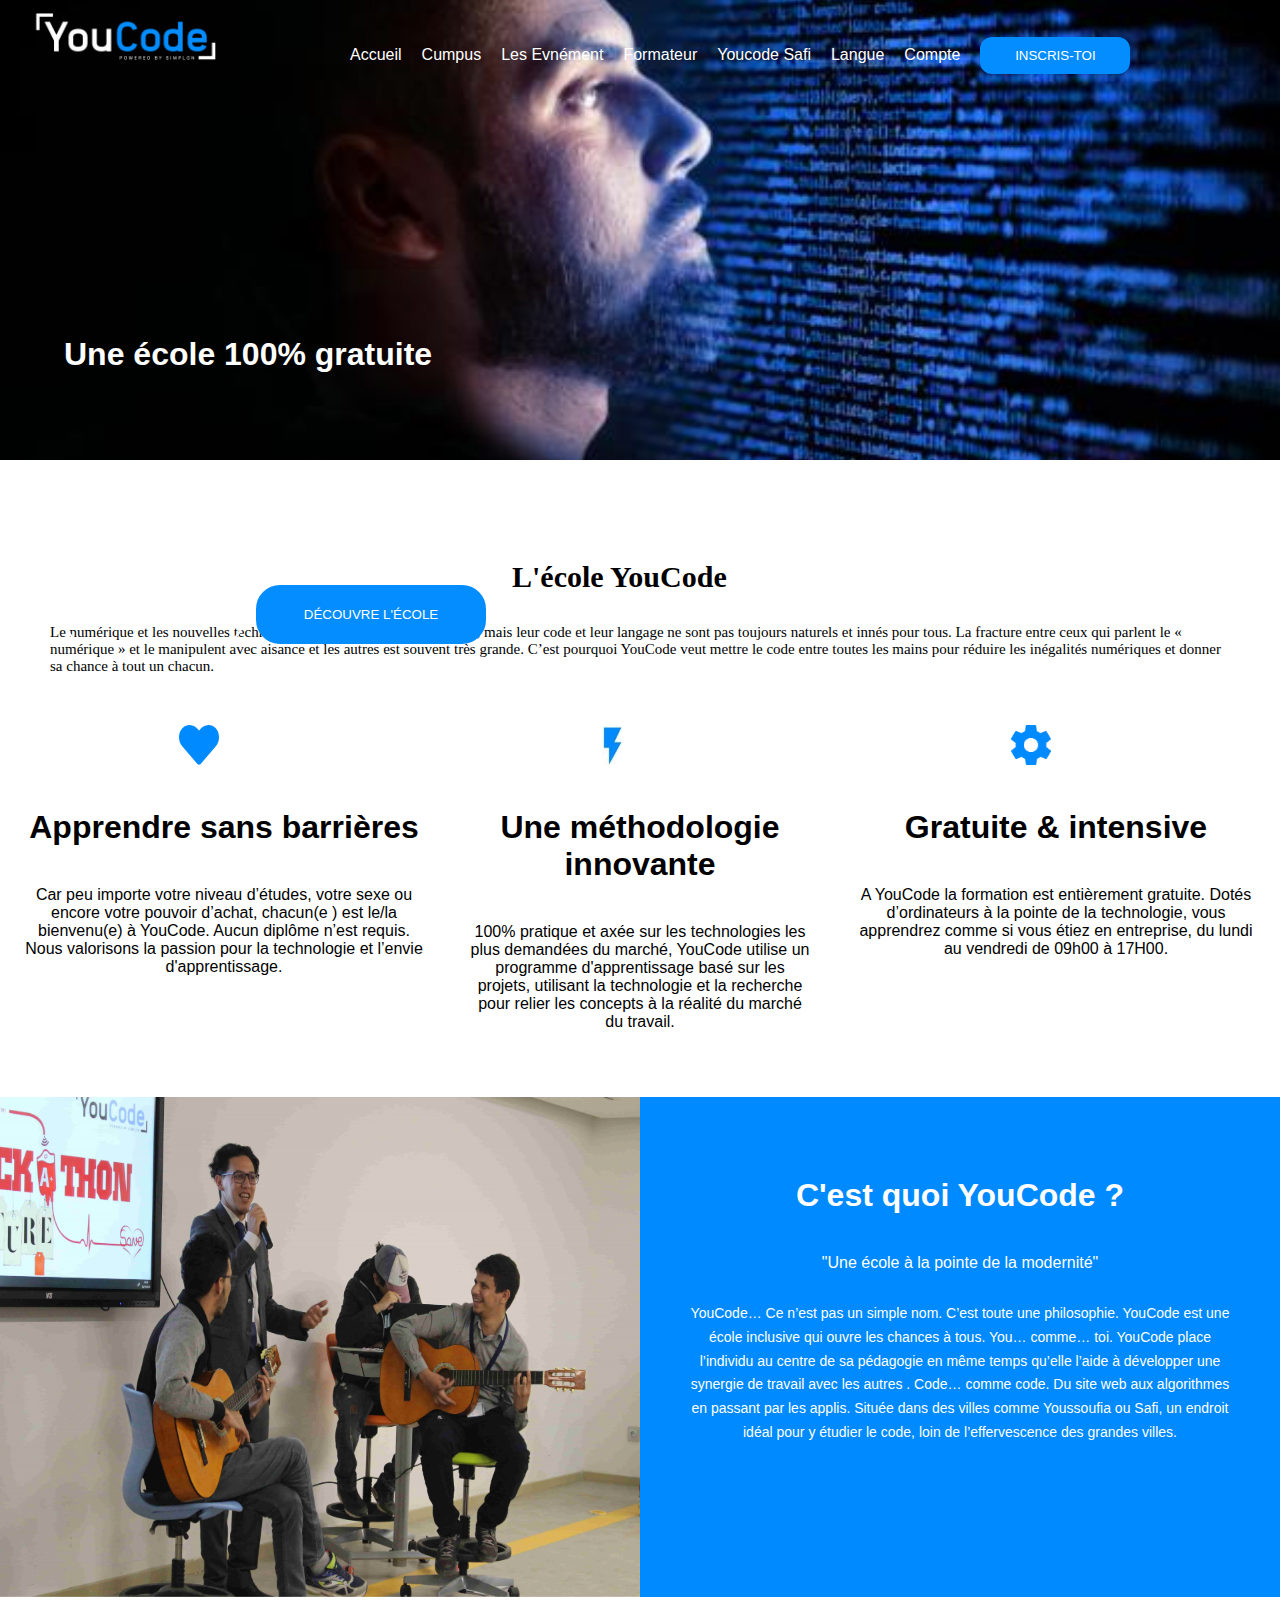
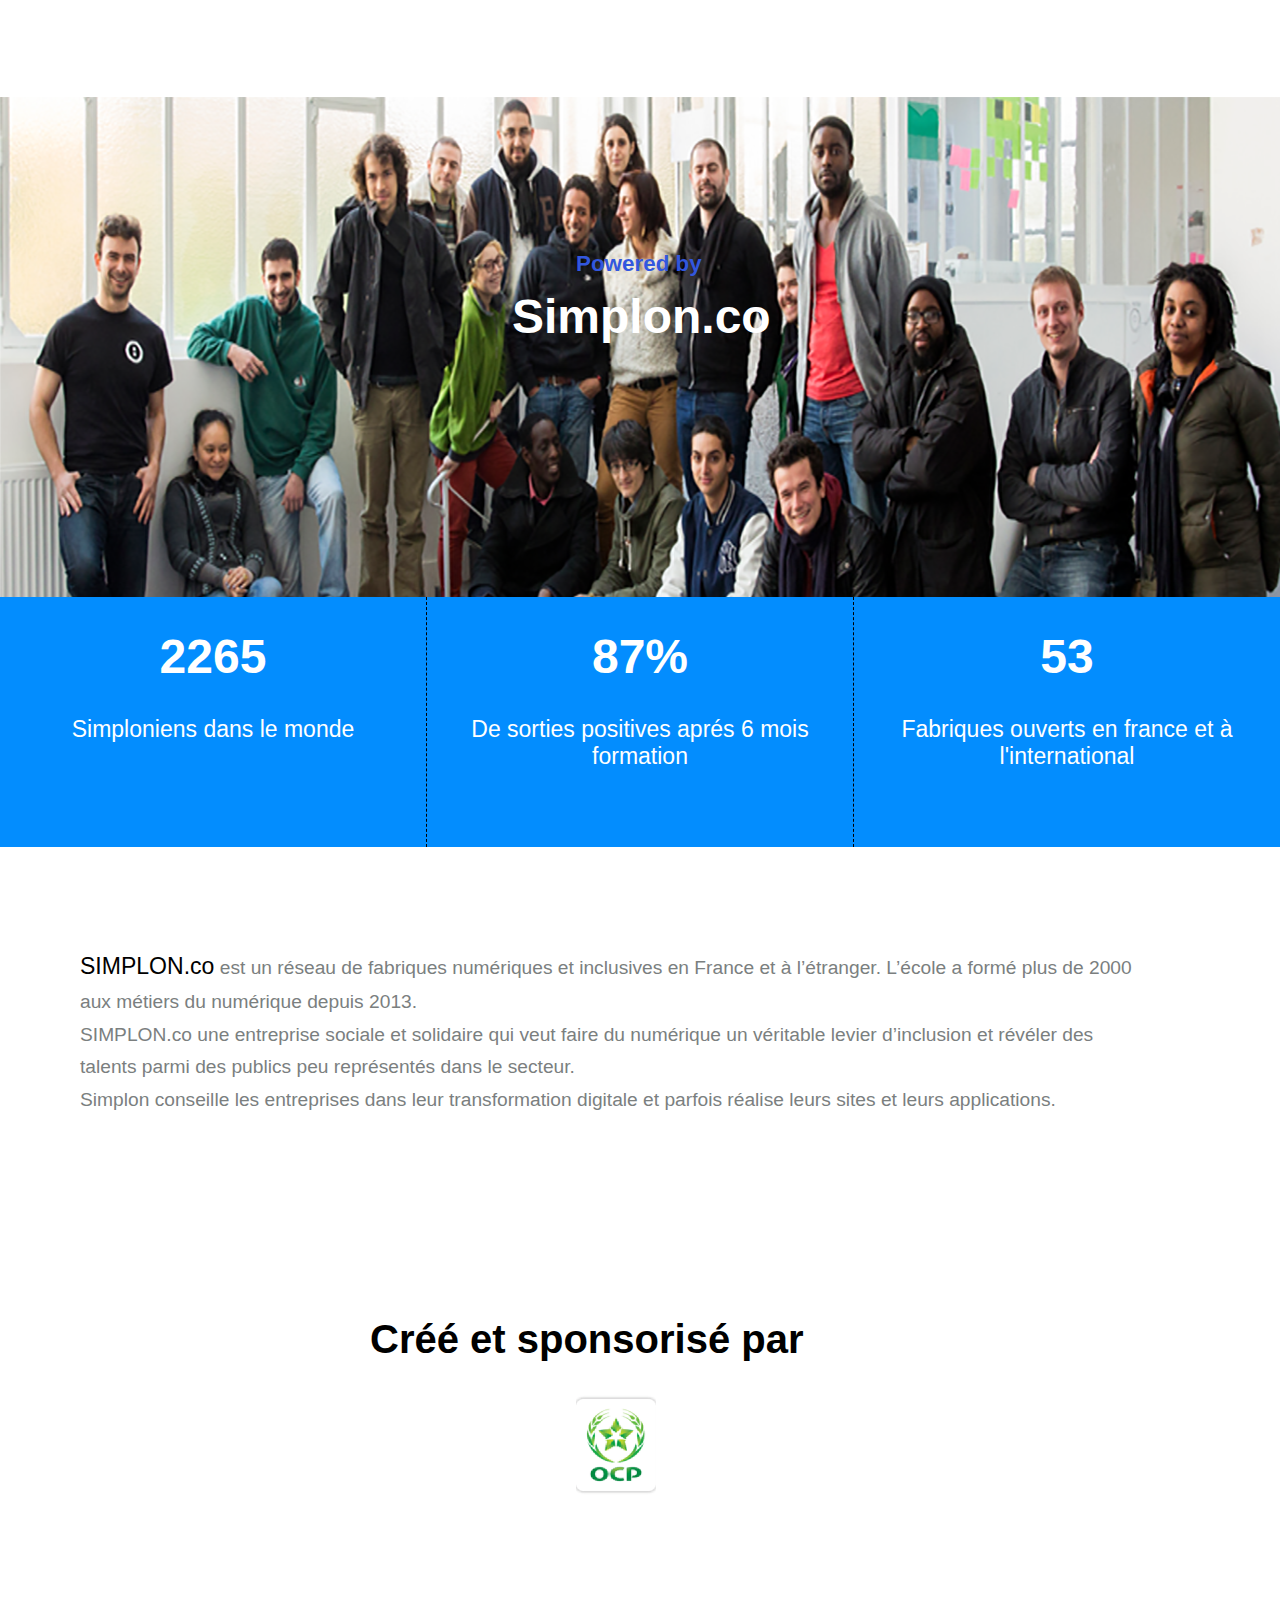
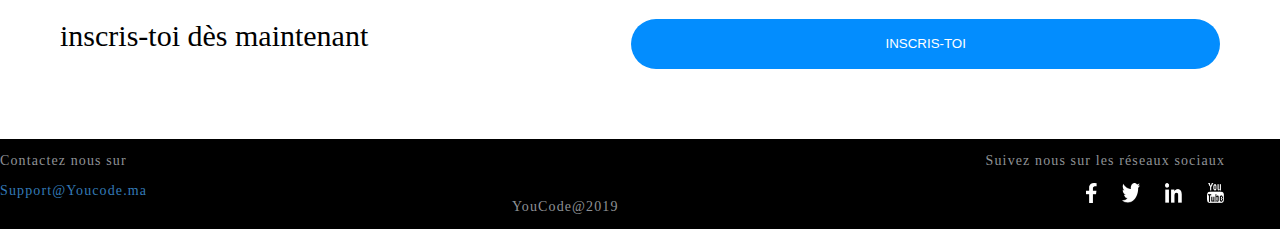
<file: index.html>
<!DOCTYPE html>
<html>
    <head>
      <title> Accueil </title>
      <link rel="stylesheet" href="style.css"/>
    </head>
    <body>
      <header>
              <nav>
                  <img src="images1/white.png" class="logo">
                  <ul>
                      <li><a href="#">Accueil</a></li>
                      <li><a href="#">Cumpus</a></li>
                      <li><a href="evenent.html">Les evnément</a></li>
                      <li><a href="formateur1.html">Formateur</a></li>
                      <li><a href="#">Youcode safi</a></li>
                      <li><a href="#">langue</a>
                          <ul class="down">
                              <li><a href="#">francais</a></li>
                              <li><a href="">arabe</a></li>
                          </ul>
                      </li>
                      <li><a href="#">compte</a></li>
                      <li><button class="btn"><a href="inscription.html">inscris-toi</a></button></li>
                  </ul>
              </nav>

              <h1>Une école 100% gratuite</h1>
              <h3>UNE FORMATION GRATUITE ET PROFESSIONELLE</h3>
              <div class="btn">
              <button class="btn1"><a href="#">inscris-toi</a></button>
              <button class="btn2"><a href="#">découvre l'école</a></button>
              </div>
          </header>
    <section>
            <h2 id="page" class="titre"> L'école YouCode </h2>
            <div class="description"><p class="par"> Le numérique et les nouvelles technologies sont partout autour de nous, mais leur code et leur langage ne sont pas toujours naturels et innés pour tous. La fracture entre ceux qui parlent le « numérique » et le manipulent avec aisance et les autres est souvent très grande. C’est pourquoi YouCode veut mettre le code entre toutes les mains pour réduire les inégalités numériques et donner sa chance à tout un chacun.
               </p> </div>
               <div class="contaccueil">
                    <div class="apprendre">
                        <img src="images/heart.png" class="heart">
                        <h1> Apprendre sans barrières</h1>
                        <p> Car peu importe votre niveau d’études, votre sexe ou encore votre pouvoir d’achat, chacun(e ) est le/la bienvenu(e) à YouCode. Aucun diplôme n’est requis. Nous valorisons la passion pour la technologie et l’envie d'apprentissage.</p>
                    </div>
                    <div class="innovante">
                            <img src="images/flash.png" class="flash">
                            <h1>Une méthodologie innovante </h1>
                            <p> 100% pratique et axée sur les technologies les plus demandées du marché, YouCode utilise un programme d'apprentissage basé sur les projets, utilisant la technologie et la recherche pour relier les concepts à la réalité du marché du travail.
                                </p>

                        </div>
                        <div class="gratuite">
                                <img src="images/settings.png" class="settings">
                                <h1>Gratuite & intensive </h1>
                                <p>A YouCode la formation est entièrement gratuite. Dotés d’ordinateurs à la pointe de la technologie, vous apprendrez comme si vous étiez en entreprise, du lundi au vendredi de 09h00 à 17H00. </p>
                            </div>
                </div>
                <div class="cont3">
                        <img class="b4" src="images/photo1.png"/>
                    <div class="b5">
                        <h1>C'est quoi YouCode ? </h1>
                        <p class="pp"> "Une école à la pointe de la modernité"</p>
                        <p class="pp2"> YouCode… Ce n’est pas un simple nom. C’est toute une philosophie. YouCode est une école inclusive qui ouvre les chances à tous. You… comme… toi. YouCode place l’individu au centre de sa pédagogie en même temps qu’elle l’aide à développer une synergie de travail avec les autres . Code… comme code. Du site web aux algorithmes en passant par les applis. Située dans des villes comme Youssoufia ou Safi, un endroit idéal pour y étudier le code, loin de l’effervescence des grandes villes.</p>
                    </div>
                </div>

                <div class="simplon">
                    <h4> Powered by</h4>
                    <h1> Simplon.co</h1>
                </div>
                <div class="cont4">
                    <div class="b6">
                        <h1> 2265 </h1>
                        <p> Simploniens dans le monde</p>
                    </div>
                    <div class="b7">
                        <h1> 87%</h1>
                           <p> De sorties positives aprés 6 mois formation</p>
                    </div>
                     <div class="b8">
                           <h1> 53</h1>
                           <p>Fabriques ouverts en france et à l'international</p> </div>
                     </div>
                </div>
        <p class="paragraphe"> <span>SIMPLON.co</span> est un réseau de fabriques numériques et inclusives en France et à l’étranger. L’école a formé plus de 2000 <br>aux métiers du numérique depuis 2013.<br>

                SIMPLON.co une entreprise sociale et solidaire qui veut faire du numérique un véritable levier d’inclusion et révéler des <br>talents parmi des publics peu représentés dans le secteur.<br>

                Simplon conseille les entreprises dans leur transformation digitale et parfois réalise leurs sites et leurs applications.</p>
                <h2 class="cree">Créé et sponsorisé par</h2>
                <img  class="ocp" src="images/ocp.png">
        <div class="inscr" >
            <p class="mtn">inscris-toi dès maintenant</p>
                    <button class="inscription_footer"> INSCRIS-TOI</button>
                </div>

    </section>
    <footer>
            <div class="b1">
       <p class="contact"> Contactez nous sur </p>
       <p class="support"> Support@Youcode.ma </p>
       </div>
        <div class="b2">
                <p class="copyright"> YouCode@2019</p>
        </div>
       <div class="rs">
            <p class="suivez"> Suivez nous sur les réseaux sociaux </p>
           <img class="f" src="images/facebook.png"/>
           <img class="t" src="images/twitter.png"/>
           <img class="l" src="images/linkedin.png"/>
           <img class="y" src="images/youtube.png"/>
       </div>
    </footer>
    </body>
</html>
</file>
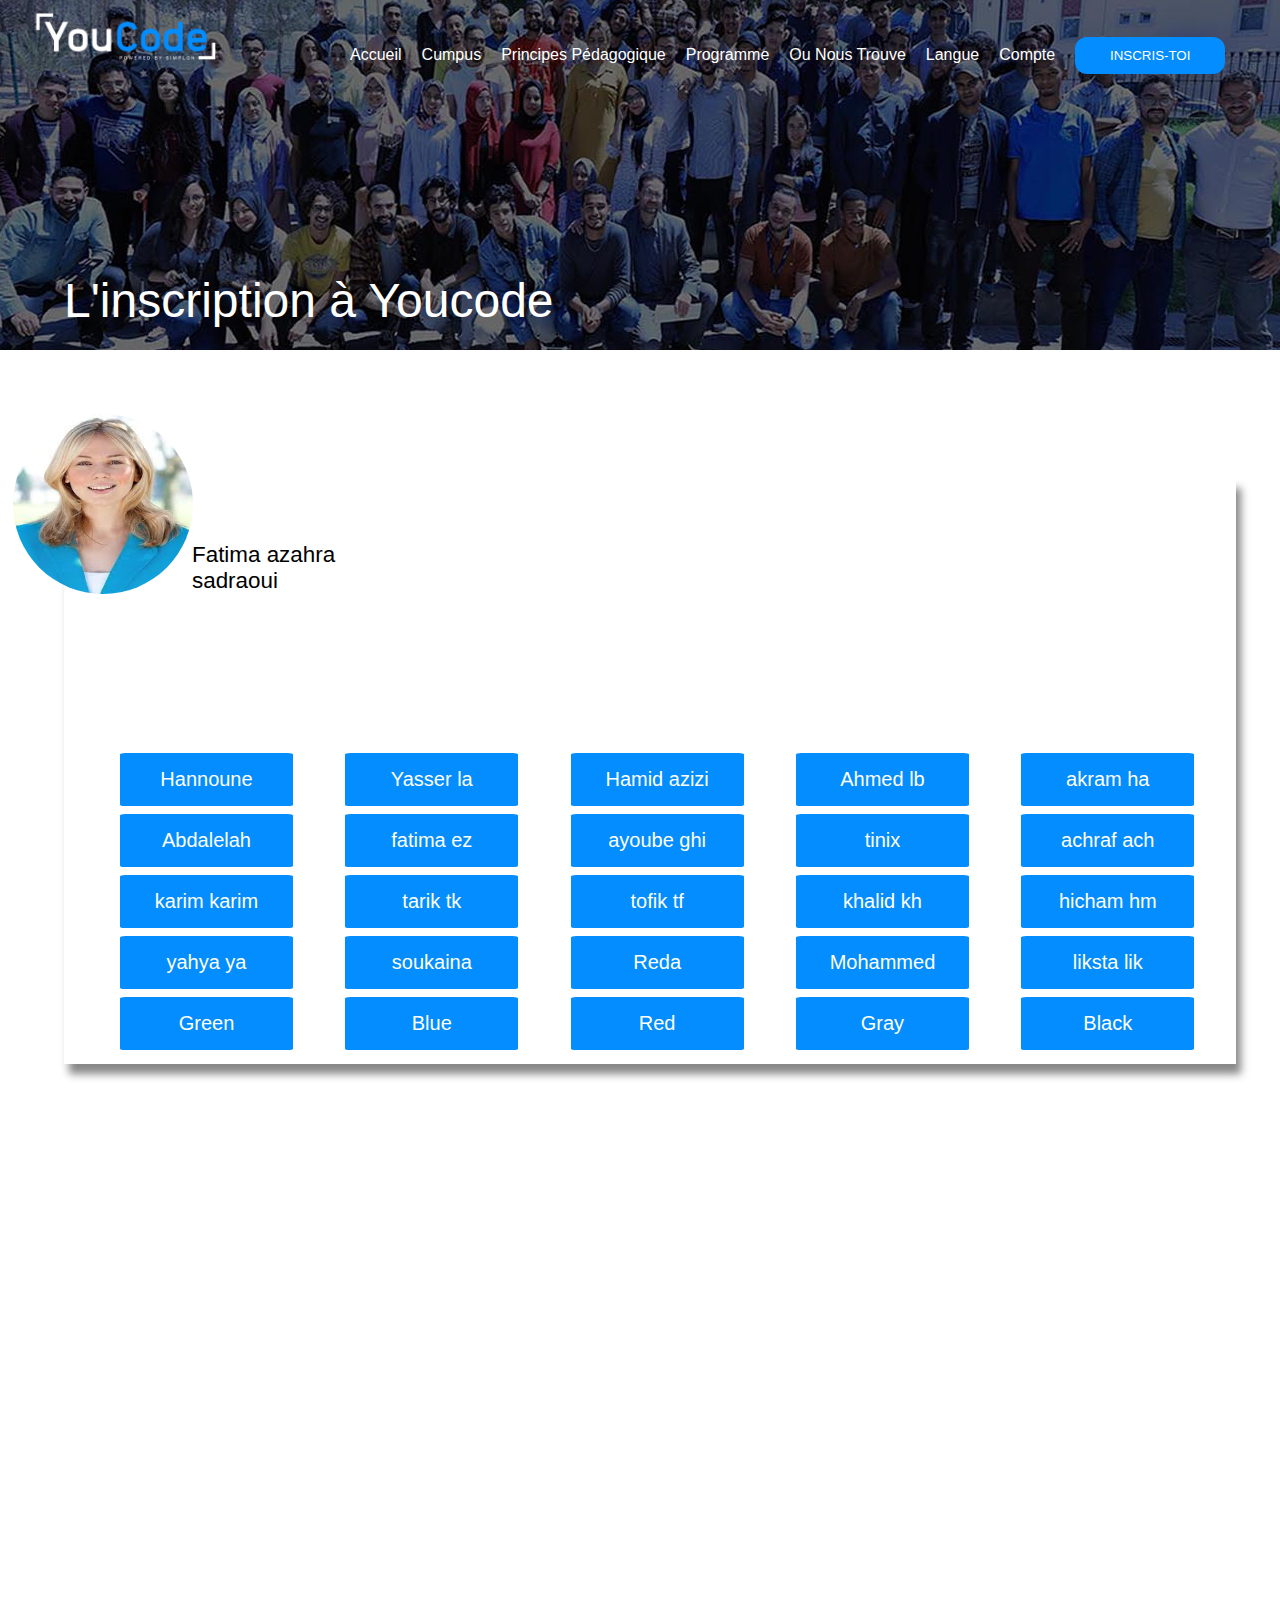
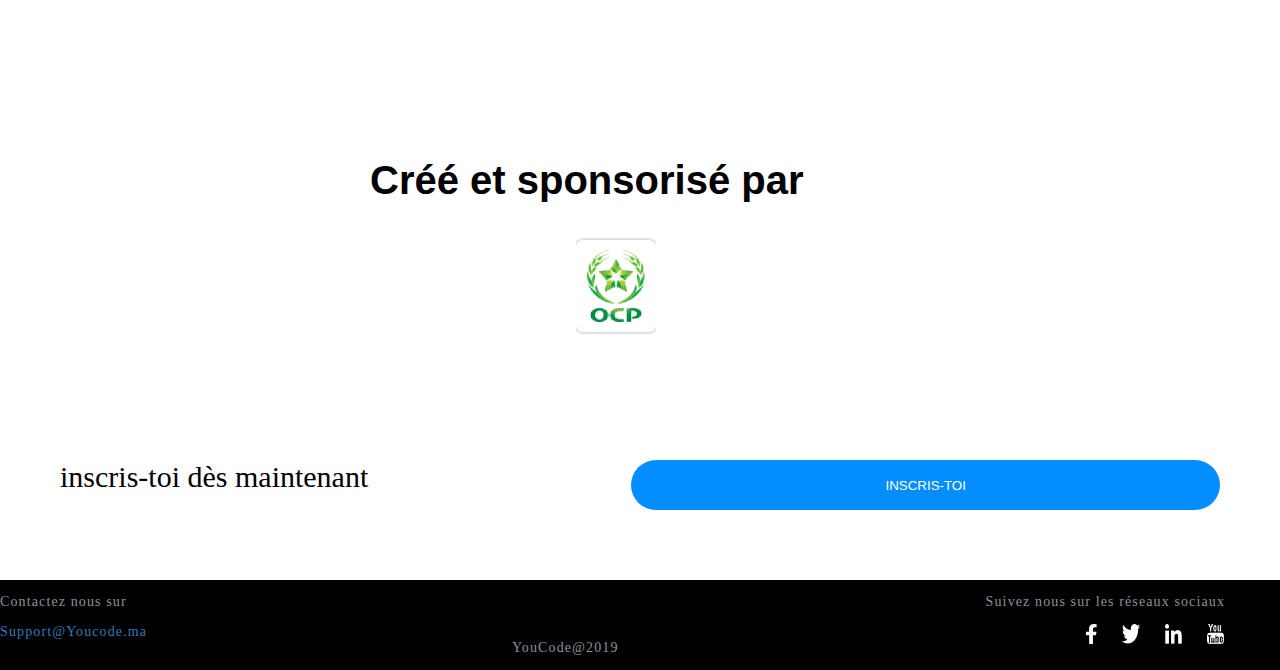
<file: for1.html>
<!DOCTYPE html>
<html>
    <head>
      <title> for1 </title>
      <link rel="stylesheet" href="for1.css"/>
    </head>
    <body>
      <header>
              <nav>
                  <img src="images1/white.png" class="logo">
                  <ul>
                      <li><a href="index.html">Accueil</a></li>
                      <li><a href="#">Cumpus</a></li>
                      <li><a href="#">Principes pédagogique</a></li>
                      <li><a href="#">programme</a></li>
                      <li><a href="#">ou nous trouve</a></li>
                      <li><a href="#">langue</a>
                          <ul class="down">
                              <li><a href="#">francais</a></li>
                              <li><a href="">arabe</a></li>
                          </ul>
                      </li>
                      <li><a href="#">compte</a></li>
                      <li><button class="btn"><a href="inscription.html">inscris-toi</a></button></li>
                  </ul>
              </nav>
              <p>L'inscription à Youcode</p>

          </header>
    <section>
      <div class="images">

      <div>
        <a href="for1.html"><img class="img1" src="images1/dow3.jpg" height="180px" width="180px"></a>
        <p class="phr1">Fatima azahra <br>sadraoui</p>
      </div>

      <div class="table">

 <button class="button">Hannoune</button>
 <button class="button">Yasser la</button>
 <button class="button">Hamid azizi</button>
 <button class="button">Ahmed lb</button>
 <button class="button">akram ha</button>

 <button class="button2">Abdalelah</button>
 <button class="button2"> fatima ez</button>
 <button class="button2">ayoube ghi</button>
 <button class="button2">tinix</button>
 <button class="button2">achraf ach</button>

 <button class="button3">karim karim</button>
 <button class="button3">tarik tk</button>
 <button class="button3">tofik tf</button>
 <button class="button3">khalid kh</button>
 <button class="button3">hicham hm</button>

 <button class="button3">yahya ya</button>
 <button class="button3">soukaina</button>
 <button class="button3">Reda</button>
 <button class="button3">Mohammed</button>
 <button class="button3">liksta lik</button>

 <button class="button3">Green</button>
 <button class="button3">Blue</button>
 <button class="button3">Red</button>
 <button class="button3">Gray</button>
 <button class="button3">Black</button>
  </div>
  </div>
    </section>

    <h2 class="cree">Créé et sponsorisé par</h2>
    <img  class="ocp" src="images/ocp.png">
    <div class="inscr" >
    <p class="mtn">inscris-toi dès maintenant</p>
        <button class="inscription_footer"> INSCRIS-TOI</button>
    </div>

    <footer>
            <div class="b1">
       <p class="contact"> Contactez nous sur </p>
       <p class="support"> Support@Youcode.ma </p>
       </div>
        <div class="b2">
                <p class="copyright"> YouCode@2019</p>
        </div>
       <div class="rs">
            <p class="suivez"> Suivez nous sur les réseaux sociaux </p>
           <img class="f" src="images/facebook.png"/>
           <img class="t" src="images/twitter.png"/>
           <img class="l" src="images/linkedin.png"/>
           <img class="y" src="images/youtube.png"/>
       </div>
    </footer>
    </body>
</html>
</file>
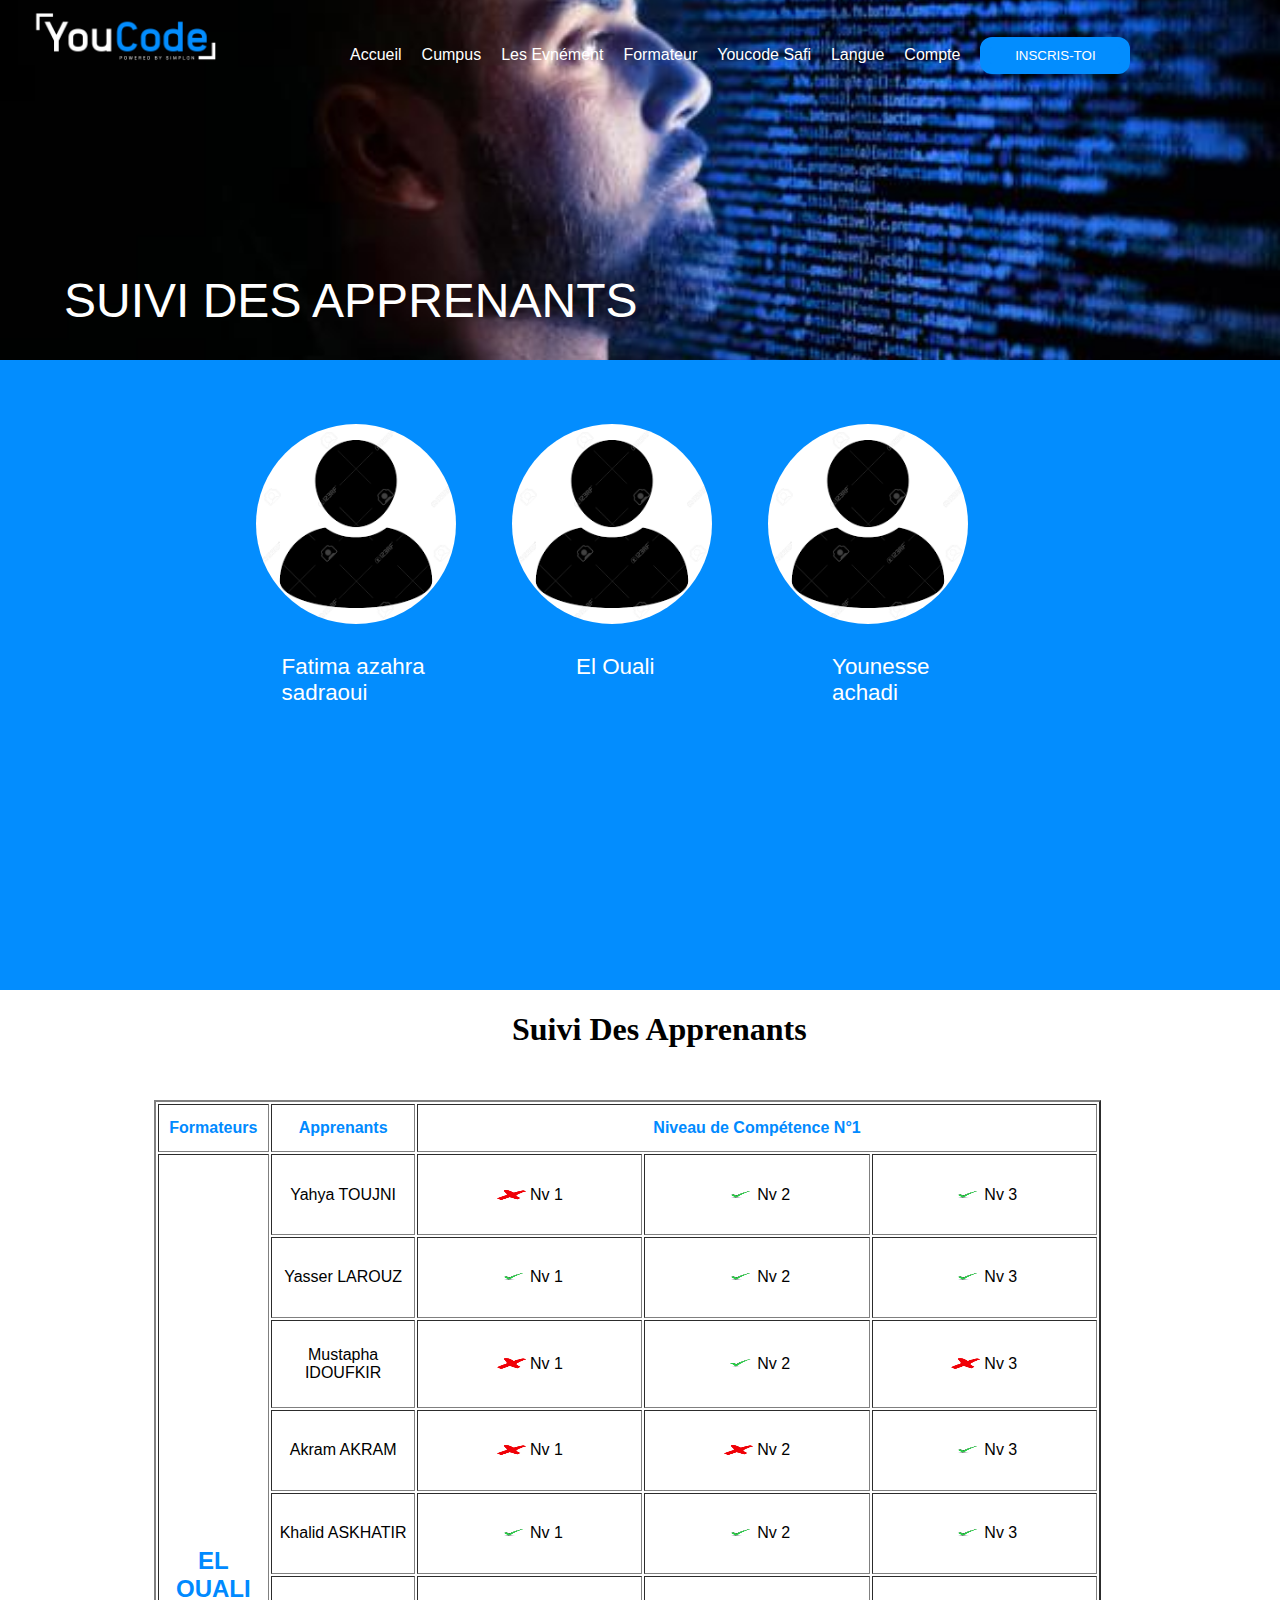
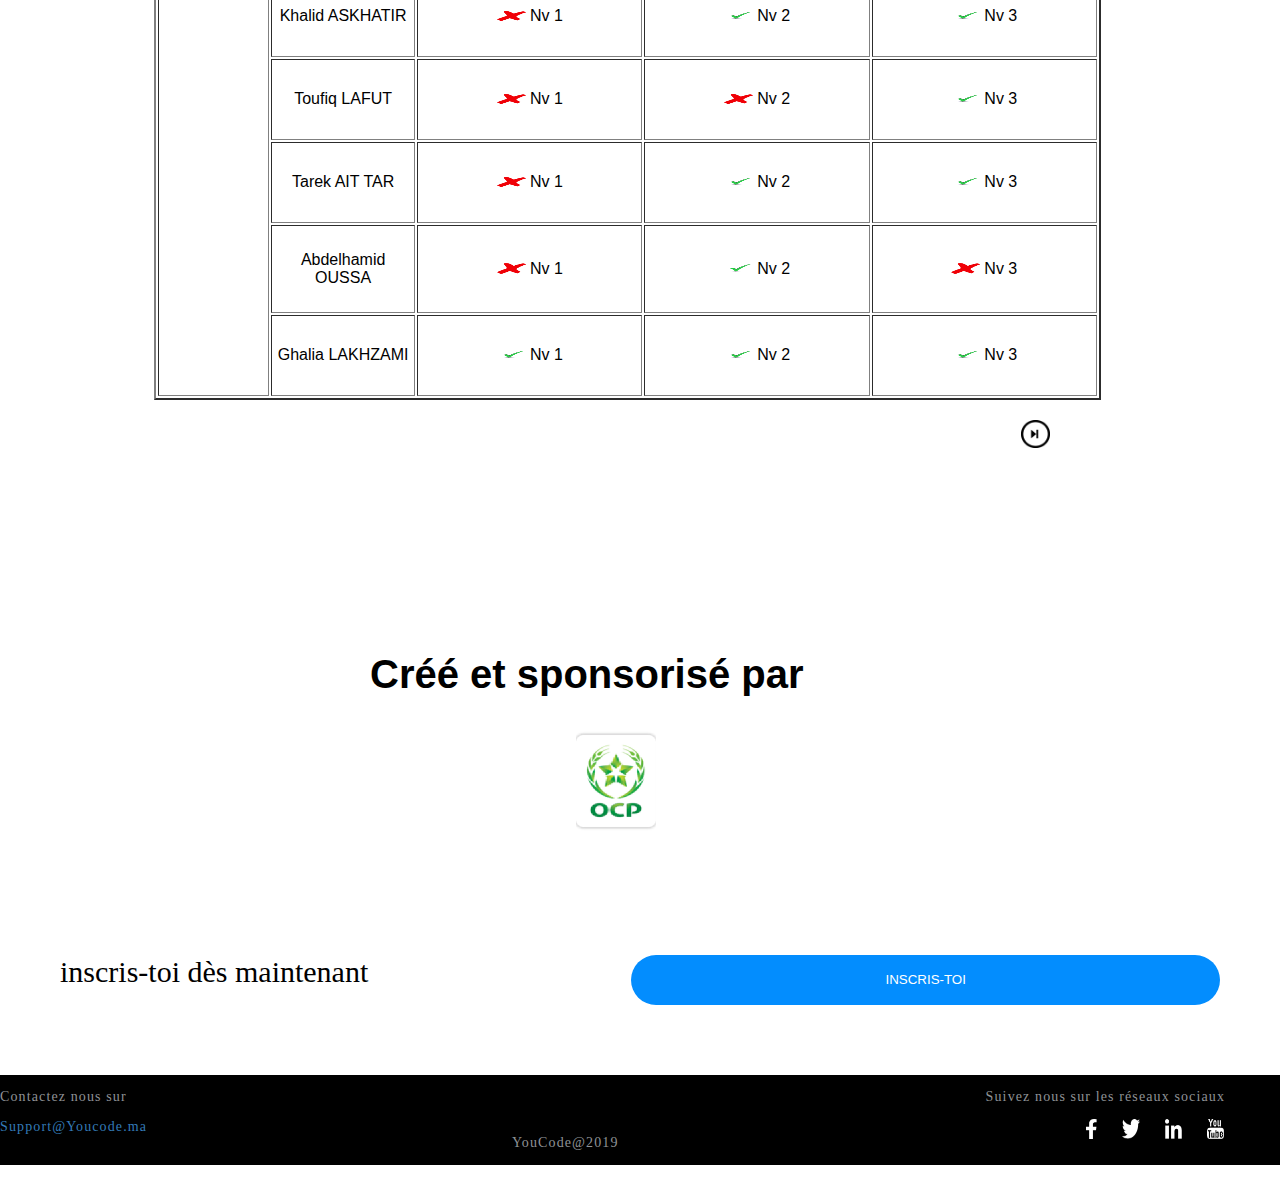
<file: formateur1.html>
<!DOCTYPE html>
<html>
    <head>
      <title> formateur </title>
      <link rel="stylesheet" href="formateur.css"/>
    </head>
    <body>
      <header>
              <nav>
                  <img src="images1/white.png" class="logo">
                  <ul>
                      <li><a href="index.html">Accueil</a></li>
                      <li><a href="#">Cumpus</a></li>
                      <li><a href="evenent.html">Les evnément</a></li>
                      <li><a href="formateur1.html">Formateur</a></li>
                      <li><a href="youcodesafi.html">Youcode safi</a></li>
                      
                      <li><a href="#">langue</a>
                          <ul class="down">
                              <li><a href="#">francais</a></li>
                              <li><a href="">arabe</a></li>
                          </ul>
                      </li>
                      <li><a href="#">compte</a></li>
                      <li><button class="btn"><a href="inscription.html">inscris-toi</a></button></li>
                  </ul>
              </nav>
              <p>SUIVI DES APPRENANTS</p>

          </header>
    <section>
      <div class="images">
      <div>
    <a href="for1.html"><img class="img1" src="images1/down.png" height="200px" width="200px"></a>
        <p class="phr1">Fatima azahra <br>sadraoui</p>
      </div>
      <div>
        <a href="#"><img class="img2" src="images1/down.png" height="200px" width="200px"></a>
          <p class="phr2">El Ouali <br></p>
      </div>
        <div>
          <a href="#"><img class="img3" src="images1/down.png" height="200px" width="200px"></a>
          <p class="phr3">Younesse <br>achadi</p>
        </div>
    </div>
    </section>
     <div class="tableau">
       <div class="aa">
         <h1>Suivi Des Apprenants</h1>
       </div>
       <div class="sa">

       <table border="2">
        <div class="tabl">
        <tr>
        <th>Formateurs</th>
            <th>Apprenants</th>
            <th colspan="3" > Niveau de Compétence N°1 </th>
        </tr>
        <tr class="re">
            <td rowspan="10" style="color: #008AFF"><h2>EL OUALI</h2></td>
            <td>Yahya TOUJNI</td>
            <td><img src="images1/no check.png" alt="icon" width="13%" height="13%"> Nv 1</td>
            <td><img src="images1/check.jpg" alt="icon" width="13%" height="13%"> Nv 2</td>
            <td><img src="images1/check.jpg" alt="icon" width="13%" height="13%"> Nv 3</td>
        </tr>
        <tr class="re">
            <td>Yasser LAROUZ</td>
            <td><img src="images1/check.jpg" alt="icon" width="13%" height="13%"> Nv 1</td>
            <td><img src="images1/check.jpg" alt="icon" width="13%" height="13%"> Nv 2</td>
            <td><img src="images1/check.jpg" alt="icon" width="13%" height="13%"> Nv 3</td>
        </tr>
        <tr class="re">
            <td>Mustapha IDOUFKIR</td>
            <td><img src="images1/no check.png" alt="icon" width="13%" height="13%"> Nv 1</td>
            <td><img src="images1/check.jpg" alt="icon" width="13%" height="13%"> Nv 2</td>
            <td><img src="images1/no check.png" alt="icon" width="13%" height="13%"> Nv 3</td>
        </tr>
        <tr class="re">
            <td>Akram AKRAM</td>
            <td><img src="images1/no check.png" alt="icon" width="13%" height="13%"> Nv 1</td>
            <td><img src="images1/no check.png" alt="icon" width="13%" height="13%"> Nv 2</td>
            <td><img src="images1/check.jpg" alt="icon" width="13%" height="13%"> Nv 3</td>
        </tr>
        <tr class="re">
            <td>Khalid ASKHATIR</td>
            <td><img src="images1/check.jpg" alt="icon" width="13%" height="13%"> Nv 1</td>
            <td><img src="images1/check.jpg" alt="icon" width="13%" height="13%"> Nv 2</td>
            <td><img src="images1/check.jpg" alt="icon" width="13%" height="13%"> Nv 3</td>
        </tr>
        <tr class="re">
          <td>Khalid ASKHATIR</td>
          <td><img src="images1/no check.png" alt="icon" width="13%" height="13%"> Nv 1</td>
          <td><img src="images1/check.jpg" alt="icon" width="13%" height="13%"> Nv 2</td>
          <td><img src="images1/check.jpg" alt="icon" width="13%" height="13%"> Nv 3</td>
        </tr>
        <tr class="re">
            <td>Toufiq LAFUT</td>
            <td><img src="images1/no check.png" alt="icon" width="13%" height="13%"> Nv 1</td>
            <td><img src="images1/no check.png" alt="icon" width="13%" height="13%"> Nv 2</td>
            <td><img src="images1/check.jpg" alt="icon" width="13%" height="13%"> Nv 3</td>
        </tr>
        <tr class="re">
            <td>Tarek AIT TAR</td>
            <td><img src="images1/no check.png" alt="icon" width="13%" height="13%"> Nv 1</td>
            <td><img src="images1/check.jpg" alt="icon" width="13%" height="13%"> Nv 2</td>
            <td><img src="images1/check.jpg" alt="icon" width="13%" height="13%"> Nv 3</td>
        </tr>
        <tr class="re">
            <td>Abdelhamid OUSSA</td>
            <td><img src="images1/no check.png" alt="icon" width="13%" height="13%"> Nv 1</td>
            <td><img src="images1/check.jpg" alt="icon" width="13%" height="13%"> Nv 2</td>
            <td><img src="images1/no check.png" alt="icon" width="13%" height="13%"> Nv 3</td>
        </tr>
        <tr class="re">
            <td>Ghalia LAKHZAMI</td>
            <td><img src="images1/check.jpg" alt="icon" width="13%" height="13%"> Nv 1</td>
            <td><img src="images1/check.jpg" alt="icon" width="13%" height="13%"> Nv 2</td>
            <td><img src="images1/check.jpg" alt="icon" width="13%" height="13%"> Nv 3</td>
        </tr>
        </div>
      </div>
      </table>
      <div class="pages">

          <a href="formateur2.html"><img class="pages" src="images/next.png" width="5%" height="5%"/></a>
      </div>
     </div>

    <h2 class="cree">Créé et sponsorisé par</h2>
    <img  class="ocp" src="images/ocp.png">
    <div class="inscr" >
    <p class="mtn">inscris-toi dès maintenant</p>
        <button class="inscription_footer"> INSCRIS-TOI</button>
    </div>

    <footer>
            <div class="b1">
       <p class="contact"> Contactez nous sur </p>
       <p class="support"> Support@Youcode.ma </p>
       </div>
        <div class="b2">
                <p class="copyright"> YouCode@2019</p>
        </div>
       <div class="rs">
            <p class="suivez"> Suivez nous sur les réseaux sociaux </p>
           <img class="f" src="images/facebook.png"/>
           <img class="t" src="images/twitter.png"/>
           <img class="l" src="images/linkedin.png"/>
           <img class="y" src="images/youtube.png"/>
       </div>
    </footer>
    </body>
</html>
</file>
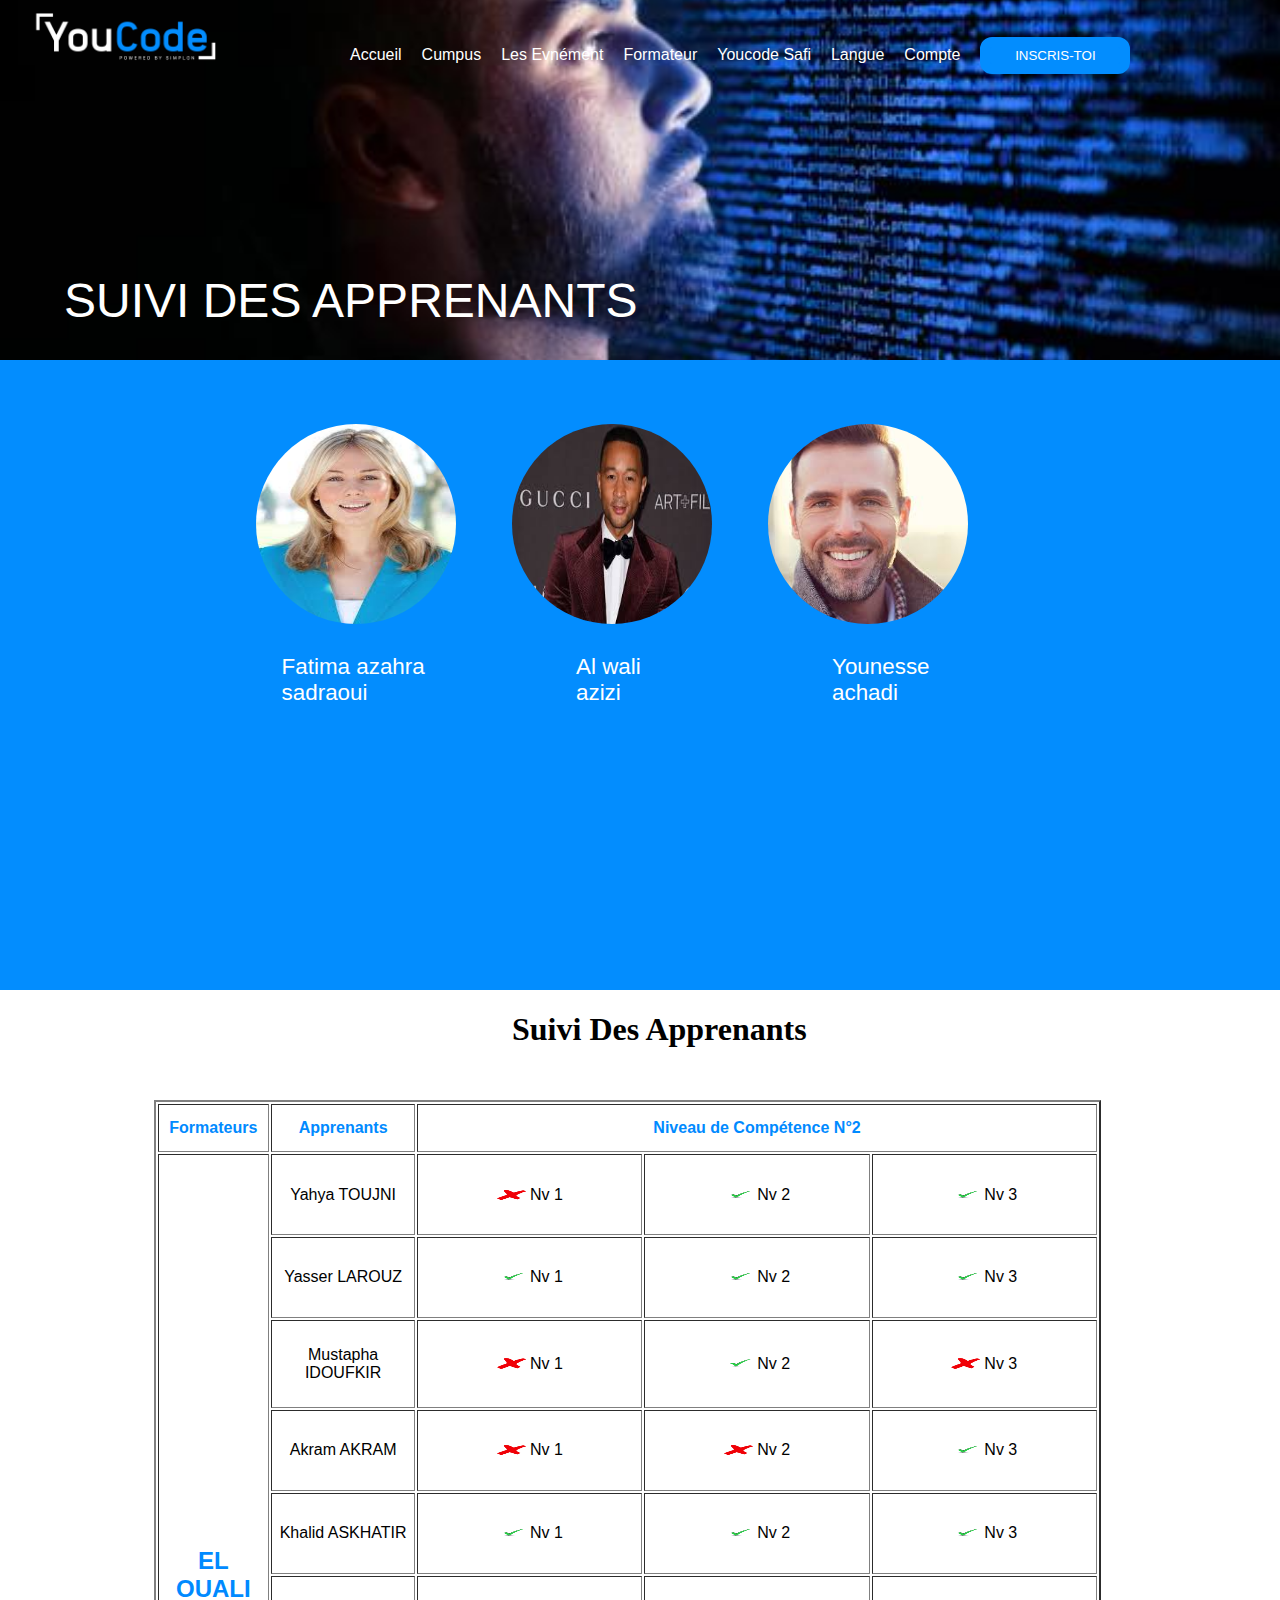
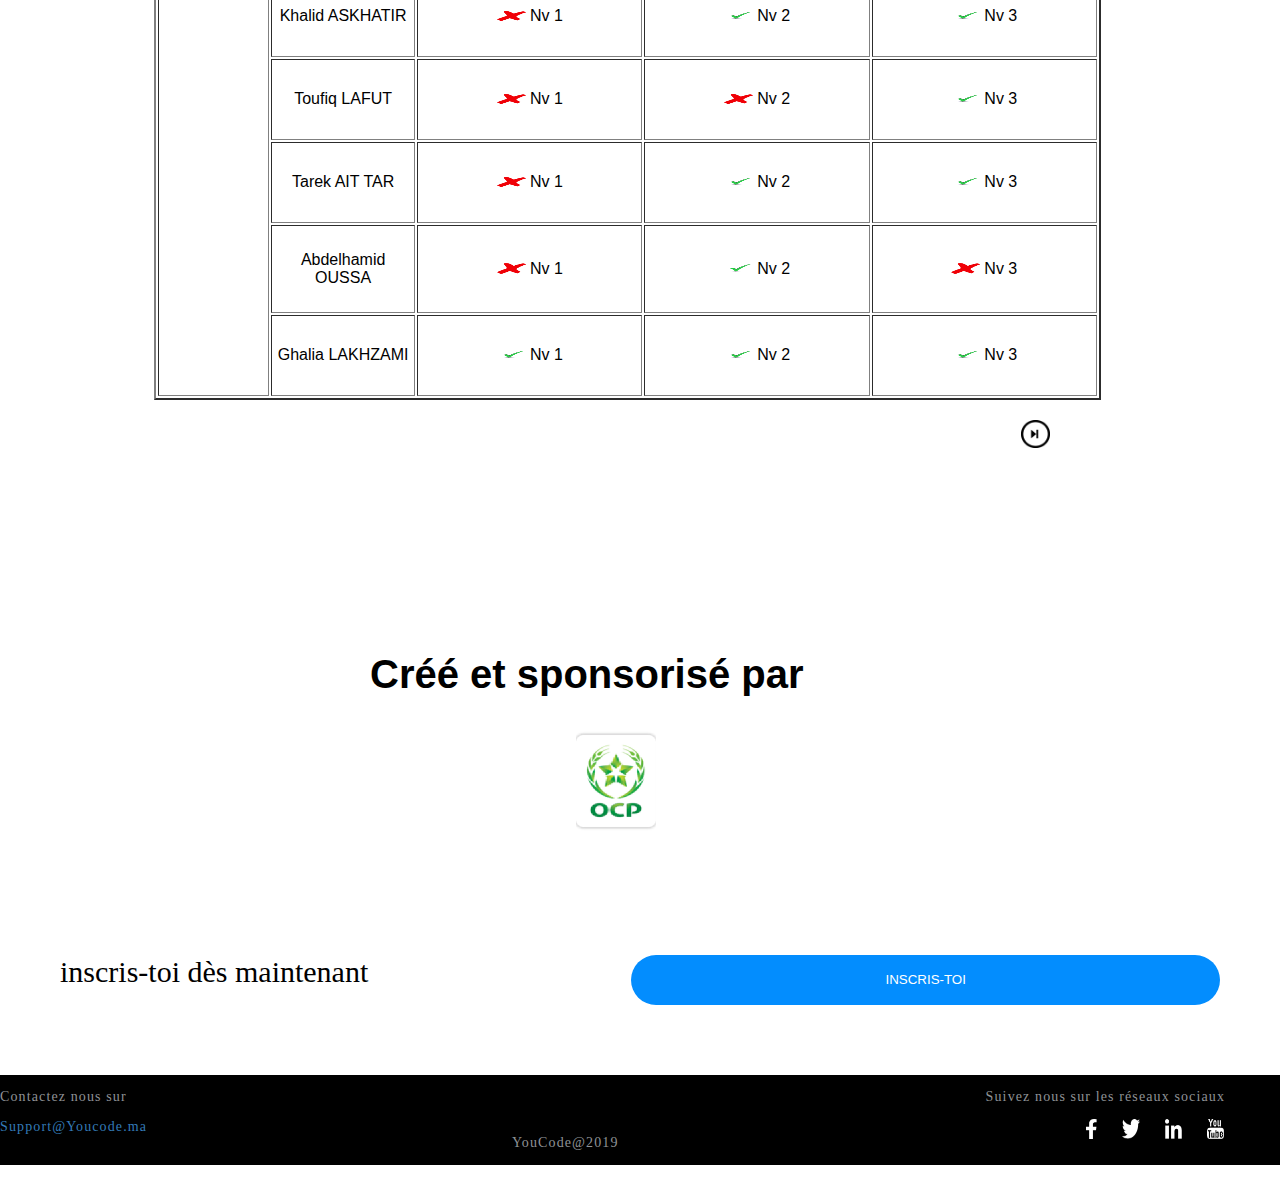
<file: formateur2.html>
<!DOCTYPE html>
<html>
    <head>
      <title> formateur </title>
      <link rel="stylesheet" href="formateur.css"/>
    </head>
    <body>
      <header>
              <nav>
                  <img src="images1/white.png" class="logo">
                  <ul>
                      <li><a href="index.html">Accueil</a></li>
                      <li><a href="#">Cumpus</a></li>
                      <li><a href="evenent.html">Les evnément</a></li>
                      <li><a href="formateur1.html">Formateur</a></li>
                      <li><a href="youcodesafi.html">Youcode safi</a></li>
                      <li><a href="#">langue</a>
                          <ul class="down">
                              <li><a href="#">francais</a></li>
                              <li><a href="">arabe</a></li>
                          </ul>
                      </li>
                      <li><a href="#">compte</a></li>
                      <li><button class="btn"><a href="inscription.html">inscris-toi</a></button></li>
                  </ul>
              </nav>
              <p>SUIVI DES APPRENANTS</p>

          </header>
    <section>
      <div class="images">
      <div>
    <a href="for1.html"><img class="img1" src="images1/dow3.jpg" height="200px" width="200px"></a>
        <p class="phr1">Fatima azahra <br>sadraoui</p>
      </div>
      <div>
        <a href="#"><img class="img2" src="images1/dow2.jpg" height="200px" width="200px"></a>
          <p class="phr2">Al wali <br>azizi</p>
      </div>
        <div>
          <a href="#"><img class="img3" src="images1/dow.jpg" height="200px" width="200px"></a>
          <p class="phr3">Younesse <br>achadi</p>
        </div>
    </div>
    </section>
     <div class="tableau">
       <div class="aa">
         <h1>Suivi Des Apprenants</h1>
       </div>
       <div class="sa">

       <table border="2">
        <div class="tabl">
        <tr>
        <th>Formateurs</th>
            <th>Apprenants</th>
            <th colspan="3" > Niveau de Compétence N°2 </th>
        </tr>
        <tr class="re">
            <td rowspan="10" style="color: #008AFF"><h2>EL OUALI</h2></td>
            <td>Yahya TOUJNI</td>
            <td><img src="images1/no check.png" alt="icon" width="13%" height="13%"> Nv 1</td>
            <td><img src="images1/check.jpg" alt="icon" width="13%" height="13%"> Nv 2</td>
            <td><img src="images1/check.jpg" alt="icon" width="13%" height="13%"> Nv 3</td>
        </tr>
        <tr class="re">
            <td>Yasser LAROUZ</td>
            <td><img src="images1/check.jpg" alt="icon" width="13%" height="13%"> Nv 1</td>
            <td><img src="images1/check.jpg" alt="icon" width="13%" height="13%"> Nv 2</td>
            <td><img src="images1/check.jpg" alt="icon" width="13%" height="13%"> Nv 3</td>
        </tr>
        <tr class="re">
            <td>Mustapha IDOUFKIR</td>
            <td><img src="images1/no check.png" alt="icon" width="13%" height="13%"> Nv 1</td>
            <td><img src="images1/check.jpg" alt="icon" width="13%" height="13%"> Nv 2</td>
            <td><img src="images1/no check.png" alt="icon" width="13%" height="13%"> Nv 3</td>
        </tr>
        <tr class="re">
            <td>Akram AKRAM</td>
            <td><img src="images1/no check.png" alt="icon" width="13%" height="13%"> Nv 1</td>
            <td><img src="images1/no check.png" alt="icon" width="13%" height="13%"> Nv 2</td>
            <td><img src="images1/check.jpg" alt="icon" width="13%" height="13%"> Nv 3</td>
        </tr>
        <tr class="re">
            <td>Khalid ASKHATIR</td>
            <td><img src="images1/check.jpg" alt="icon" width="13%" height="13%"> Nv 1</td>
            <td><img src="images1/check.jpg" alt="icon" width="13%" height="13%"> Nv 2</td>
            <td><img src="images1/check.jpg" alt="icon" width="13%" height="13%"> Nv 3</td>
        </tr>
        <tr class="re">
          <td>Khalid ASKHATIR</td>
          <td><img src="images1/no check.png" alt="icon" width="13%" height="13%"> Nv 1</td>
          <td><img src="images1/check.jpg" alt="icon" width="13%" height="13%"> Nv 2</td>
          <td><img src="images1/check.jpg" alt="icon" width="13%" height="13%"> Nv 3</td>
        </tr>
        <tr class="re">
            <td>Toufiq LAFUT</td>
            <td><img src="images1/no check.png" alt="icon" width="13%" height="13%"> Nv 1</td>
            <td><img src="images1/no check.png" alt="icon" width="13%" height="13%"> Nv 2</td>
            <td><img src="images1/check.jpg" alt="icon" width="13%" height="13%"> Nv 3</td>
        </tr>
        <tr class="re">
            <td>Tarek AIT TAR</td>
            <td><img src="images1/no check.png" alt="icon" width="13%" height="13%"> Nv 1</td>
            <td><img src="images1/check.jpg" alt="icon" width="13%" height="13%"> Nv 2</td>
            <td><img src="images1/check.jpg" alt="icon" width="13%" height="13%"> Nv 3</td>
        </tr>
        <tr class="re">
            <td>Abdelhamid OUSSA</td>
            <td><img src="images1/no check.png" alt="icon" width="13%" height="13%"> Nv 1</td>
            <td><img src="images1/check.jpg" alt="icon" width="13%" height="13%"> Nv 2</td>
            <td><img src="images1/no check.png" alt="icon" width="13%" height="13%"> Nv 3</td>
        </tr>
        <tr class="re">
            <td>Ghalia LAKHZAMI</td>
            <td><img src="images1/check.jpg" alt="icon" width="13%" height="13%"> Nv 1</td>
            <td><img src="images1/check.jpg" alt="icon" width="13%" height="13%"> Nv 2</td>
            <td><img src="images1/check.jpg" alt="icon" width="13%" height="13%"> Nv 3</td>
        </tr>
        </div>
      </div>
      </table>
      <div class="pages">

          <a href="formateur1.html"><img class="pages" src="images/next.png" width="5%" height="5%"/></a>
      </div>
     </div>

    <h2 class="cree">Créé et sponsorisé par</h2>
    <img  class="ocp" src="images/ocp.png">
    <div class="inscr" >
    <p class="mtn">inscris-toi dès maintenant</p>
        <button class="inscription_footer"> INSCRIS-TOI</button>
    </div>

    <footer>
            <div class="b1">
       <p class="contact"> Contactez nous sur </p>
       <p class="support"> Support@Youcode.ma </p>
       </div>
        <div class="b2">
                <p class="copyright"> YouCode@2019</p>
        </div>
       <div class="rs">
            <p class="suivez"> Suivez nous sur les réseaux sociaux </p>
           <img class="f" src="images/facebook.png"/>
           <img class="t" src="images/twitter.png"/>
           <img class="l" src="images/linkedin.png"/>
           <img class="y" src="images/youtube.png"/>
       </div>
    </footer>
    </body>
</html>
</file>
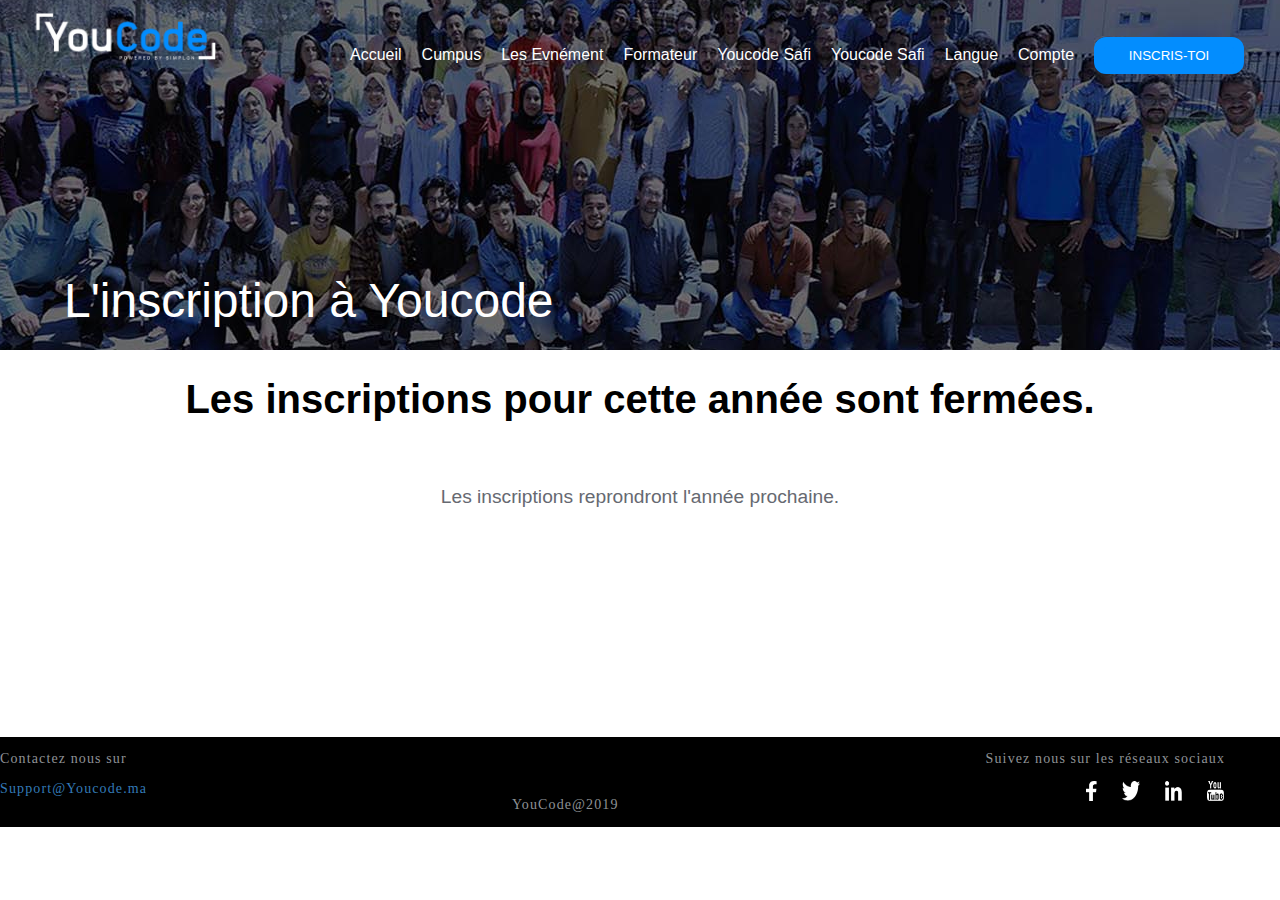
<file: inscription.html>
<!DOCTYPE html>
<html>
    <head>
      <title> Inscription </title>
      <link rel="stylesheet" href="inscp.css"/>
    </head>
    <body>
      <header>
              <nav>
                  <img src="images1/white.png" class="logo">
                  <ul>
                      <li><a href="index.html">Accueil</a></li>
                      <li><a href="#">Cumpus</a></li>
                      <li><a href="evenent.html">Les evnément</a></li>
                      <li><a href="formateur1.html">Formateur</a></li>
                      <li><a href="youcodesafi.html">Youcode safi</a></li>
                      <li><a href="#">Youcode safi</a></li>
                      <li><a href="#">langue</a>
                          <ul class="down">
                              <li><a href="#">francais</a></li>
                              <li><a href="">arabe</a></li>
                          </ul>
                      </li>
                      <li><a href="#">compte</a></li>
                      <li><button class="btn"><a href="inscription.html">inscris-toi</a></button></li>
                  </ul>
              </nav>
              <p>L'inscription à Youcode</p>

          </header>
    <section>
      <div class="text">
        <h1>Les inscriptions pour cette année sont fermées.</h1><br>
        <p>Les inscriptions reprondront l'année prochaine.</p>
      </div>


    </section>
    <footer>
            <div class="b1">
       <p class="contact"> Contactez nous sur </p>
       <p class="support"> Support@Youcode.ma </p>
       </div>
        <div class="b2">
                <p class="copyright"> YouCode@2019</p>
        </div>
       <div class="rs">
            <p class="suivez"> Suivez nous sur les réseaux sociaux </p>
           <img class="f" src="images/facebook.png"/>
           <img class="t" src="images/twitter.png"/>
           <img class="l" src="images/linkedin.png"/>
           <img class="y" src="images/youtube.png"/>
       </div>
    </footer>
    </body>
</html>
</file>
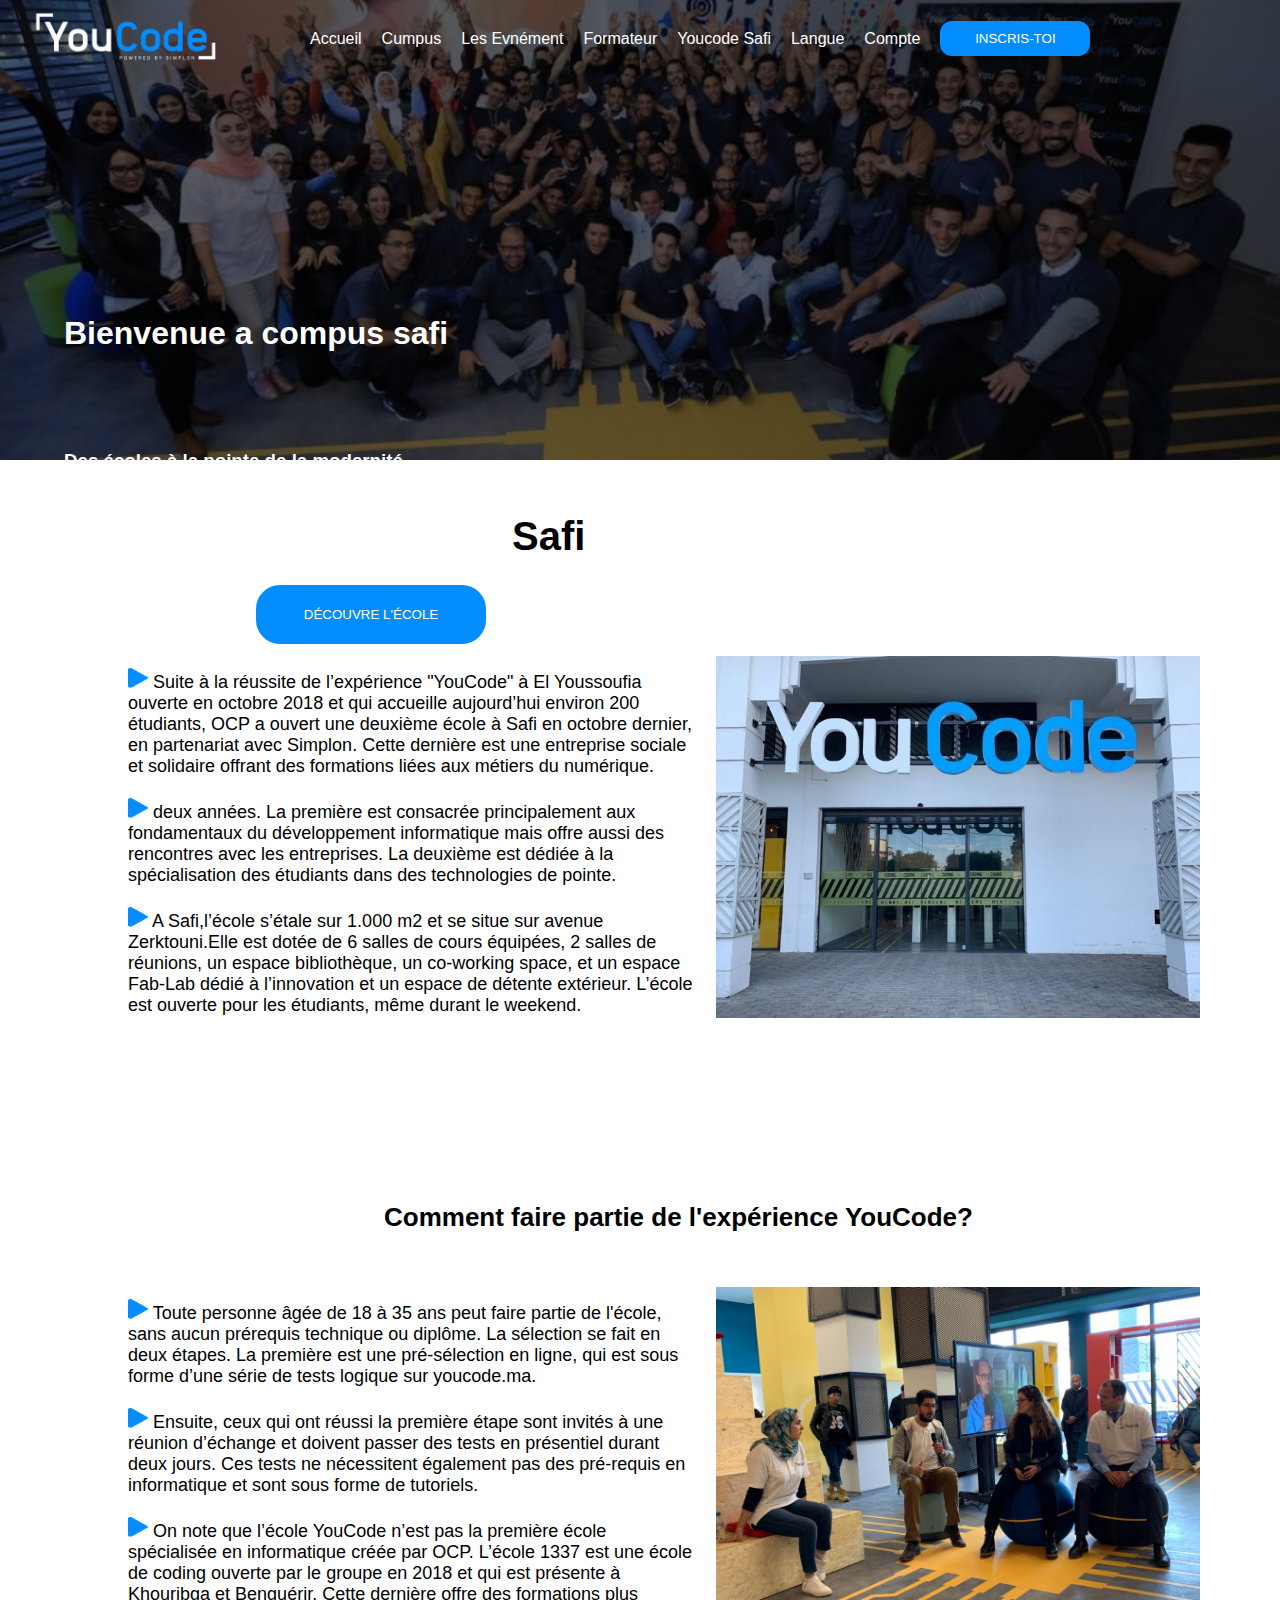
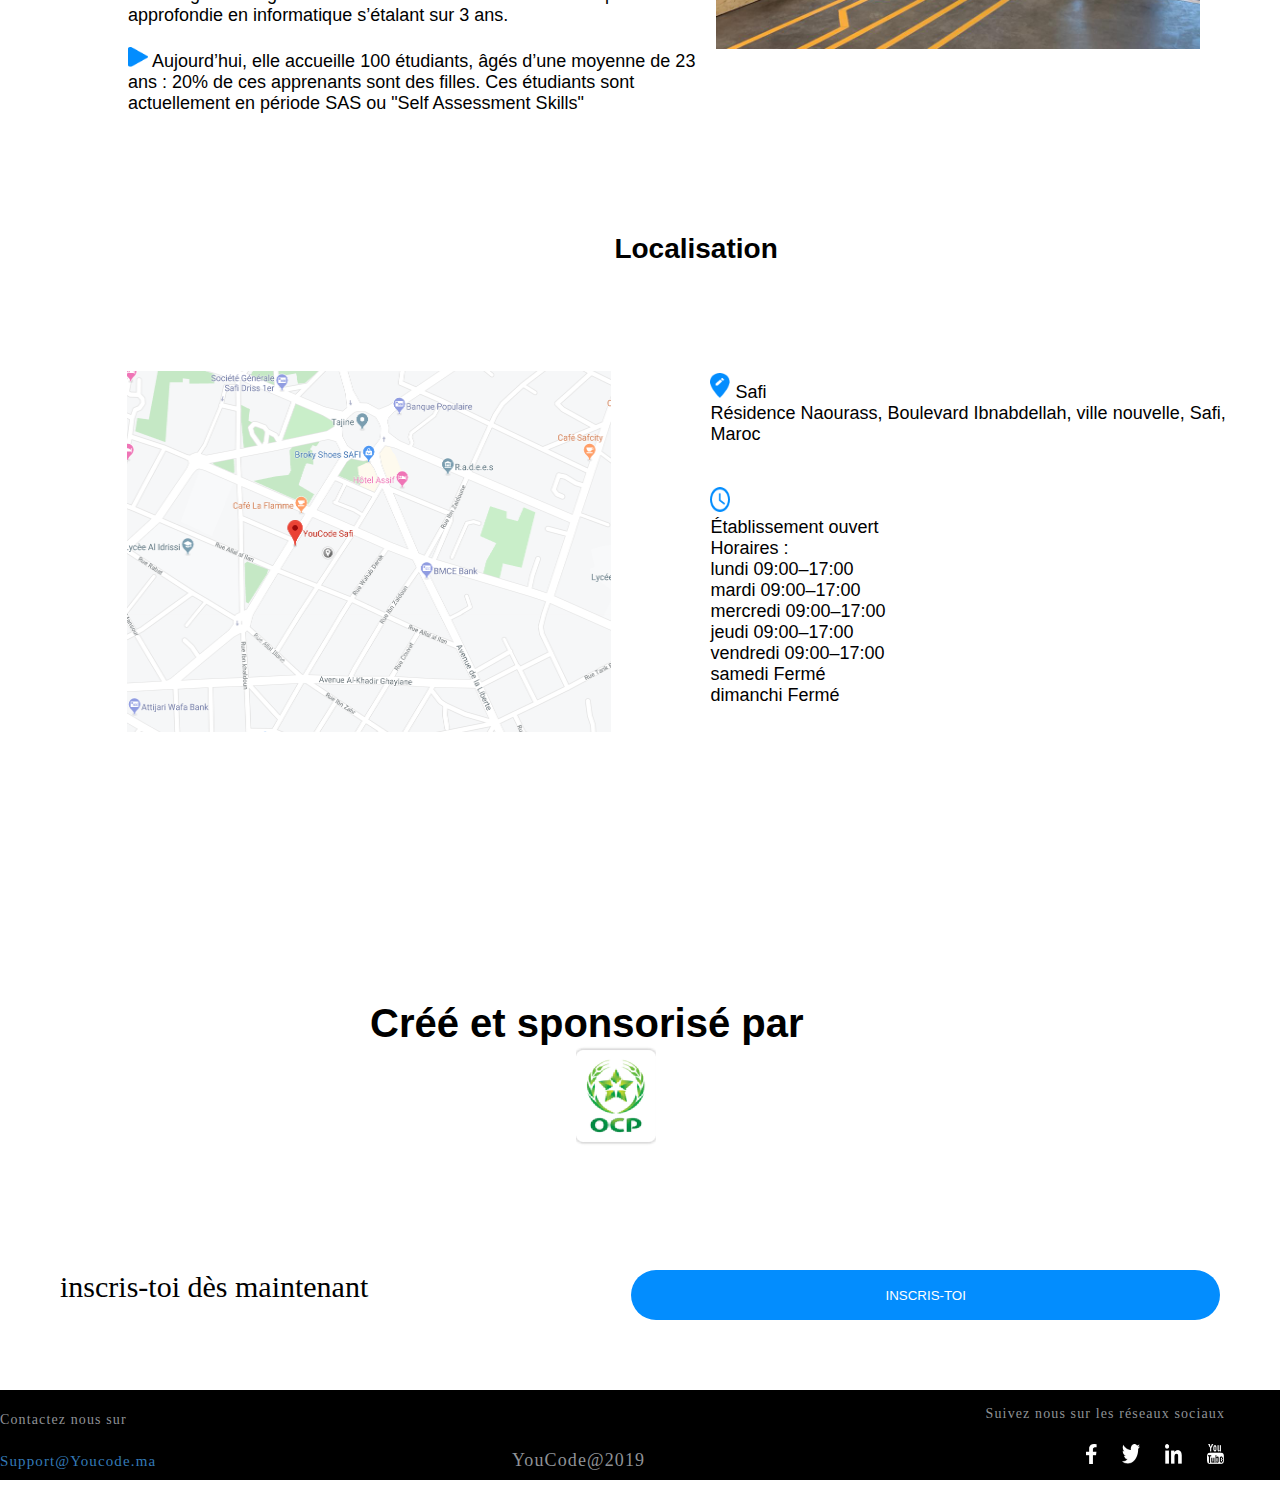
<file: youcodesafi.html>
<!DOCTYPE html>
<html>
    <head>
      <title> Accueil </title>
      <link rel="stylesheet" href="safi.css"/>
    </head>
    <body>
        <header>
            <nav>
                <img src="images1/white.png" class="logo">
                <ul>
                    <li><a href="#">Accueil</a></li>
                    <li><a href="#">Cumpus</a></li>
                    <li><a href="evenent.html">Les evnément</a></li>
                      <li><a href="formateur1.html">Formateur</a></li>
                      <li><a href="youcodesafi.html">Youcode safi</a></li>
                    <li><a href="#">langue</a>
                        <ul class="down">
                            <li><a href="#">francais</a></li>
                            <li><a href="">arabe</a></li>
                        </ul>
                    </li>
                    <li><a href="#">compte</a></li>
                    <li><button class="btn"><a href="inscription.html">inscris-toi</a></button></li>
                </ul>
            </nav>

            <h1>Bienvenue a compus safi</h1>
            <h3>Des écoles à la pointe de la modernité</h3>
            <div class="btn">
            <button class="btn1"><a href="#">inscris-toi</a></button>
            <button class="btn2"><a href="#">découvre l'école</a></button>
            </div>
        </header>
        <article>
    
         <div>
         <h1 class="title">Safi</h1><br><br><br><br><br><br><br><br>
         
         <div class="idd">
             
                 <div class="paragraph">
         <p ><img src="images/triangle.png"width="20" height="20" viewBox="0 0 29 25.558 "> Suite à la réussite de l’expérience "YouCode" à El Youssoufia<br>
             ouverte en octobre 2018 et qui accueille aujourd’hui environ
             200 étudiants, OCP a ouvert une deuxième école à Safi en
             octobre dernier, en partenariat avec Simplon. Cette dernière
             est une entreprise sociale et solidaire offrant des formations
                                     liées aux métiers du numérique.<br><br>
           
               <img src="images/triangle.png"width="20" height="20" viewBox="0 0 29 25.558> l’école "YouCode" offre une formation gratuite qui s’étale sur<br>
             
                  deux années. La première est consacrée principalement aux
             fondamentaux du développement informatique mais offre 
             aussi des rencontres avec les entreprises. La deuxième est 
              dédiée à la spécialisation des étudiants dans des technologies
                                                    de pointe. <br><br>
              <img src="images/triangle.png"width="20" height="20" viewBox="0 0 29 25.558" >
         A Safi,l’école s’étale sur 1.000 m2 et se situe sur avenue  <br>Zerktouni.Elle est dotée de 6 salles de cours équipées, 2 salles de réunions,
         un espace bibliothèque, un co-working space, et un espace
         Fab-Lab dédié à l’innovation et un espace de détente extérieur. L’école est ouverte pour les étudiants, même durant le weekend.
         </div>
              <div class="tofyc">
                 <img class="tofyc" src="images/youcodesafi.jpg" >
                 </div>
         
         
         
         
           </article>
           <h3 class="H3">Comment faire partie de l'expérience YouCode?</h3><br><br>
           <article>
         
               <div class="idd">
             
                   <div class="paragraph">
           <p ><img src="images/triangle.png"width="20" height="20" viewBox="0 0 29 25.558 ">
             Toute personne âgée de 18 à 35 ans peut faire partie de l'école, sans aucun prérequis technique ou diplôme.
              La sélection se fait en deux étapes. La première est une 
             pré-sélection en ligne, qui est sous forme d’une série de tests logique sur youcode.ma. <br><br>
             
                 <img src="images/triangle.png"width="20" height="20" viewBox="0 0 29 25.558> l’école "YouCode" offre une formation gratuite qui s’étale sur<br>
               
                 Ensuite, ceux qui ont réussi la première étape sont invités à une réunion d’échange et doivent passer
                  des tests en présentiel durant deux jours.
                  Ces tests ne nécessitent également pas des pré-requis en informatique et sont sous forme de tutoriels. <br><br>
                <img src="images/triangle.png"width="20" height="20" viewBox="0 0 29 25.558" >
                On note que l’école YouCode n’est pas la première école spécialisée en informatique créée par OCP.
                 L’école 1337 est une école de coding ouverte par le groupe en 2018 et qui est présente à Khouribga et Benguérir.
                 Cette dernière offre des formations plus approfondie en informatique s’étalant sur 3 ans. <br><br>
                 <img src="images/triangle.png"width="20" height="20" viewBox="0 0 29 25.558" >
             Aujourd’hui, elle accueille 100 étudiants, âgés d’une moyenne de 23 ans : 20% de ces apprenants sont des filles. 
             Ces étudiants sont actuellement en période SAS ou "Self Assessment Skills"
                  
           </div>
                <div class="tofyc">
                   <img class="tofyc" src="images/safi2.jpg" >
                   </div>
                  
           </article>
           <h3 class="H4">Localisation</h3><br><br>
             <article>
           <div class="idd">
               <div class="tofyc">
                   <img class="cccc" src="images/location.png" >
                   </div>
             
               <div class="paragraph">
         <p >
             
           
             <br><br>
            <img src="images/Icon-location.png"width="20" height="25 viewBox="0 0 29 25.558" >  
            Safi <br>
                 Résidence Naourass, Boulevard Ibnabdellah, ville nouvelle, Safi, Maroc
         
          <br><br><br>
             <img src="images/Icon-time.png"width="20" height="25" viewBox="0 0 29 25.558" ><br>
             
         Établissement ouvert <br>
         Horaires : <br>
         lundi	09:00–17:00 <br>
         mardi	09:00–17:00 <br>
         mercredi	09:00–17:00 <br>
         jeudi	09:00–17:00 <br>
         vendredi	09:00–17:00 <br>
         samedi	Fermé <br>
         dimanchi Fermé <br>
         
         
              
         </div>
         </article>

         <h2 class="cree">Créé et sponsorisé par</h2>
                <img  class="ocp" src="images/ocp.png">
        <div class="inscr" >
            <p class="mtn">inscris-toi dès maintenant</p>
                    <button class="inscription_footer"> INSCRIS-TOI</button>
                </div>
                
         <footer>
            <div class="b1">
       <p class="contact"> Contactez nous sur </p>
       <p class="support"> Support@Youcode.ma </p>
       </div>
        <div class="b2">
                <p class="copyright"> YouCode@2019</p>
        </div>
       <div class="rs">
            <p class="contact"> Suivez nous sur les réseaux sociaux </p>
            <div class="social">
           <img class="f" src="images/facebook.png"/>
           <img class="t" src="images/twitter.png"/>
           <img class="l" src="images/linkedin.png"/>
           <img class="y" src="images/youtube.png"/>
            </div>
       </div>
    </footer>
      
   </body>
   </html>
</file>
<file: style.css>
/* start header*/

body{
    margin: 0;
    padding: 0;
    font-family: "Helvetica Neue",Helvetica,Arial,sans-serif;
}
ul{
    list-style: none;
    position: absolute;
    top: 20px;
    left: 300px;
    color: #fff;
}
nav{
    height: 70px;
}
.logo{
    height: 50px;
    display: block;
    position: absolute;
    left: 30px;
    top: 11px;
}
ul li{
    float: left;
    margin: 10px;
    text-transform: capitalize;
}
ul li a{
    text-decoration: none;
    color: #fff;
}
 li a:hover{
    color:#337AB7;
}

ul li .btn{
    color: #fff;
    background: #038dfe ;
    border-radius: 12px;
    border: #038dfe solid 10px;
    text-align: center;
    width: 150px;
    text-transform: uppercase;
    position: absolute;
    top: 0.5px;

}
ul li ul li{
    float: none;

}
ul li ul{
    display: none;

}
ul li:hover ul{
    display: block;
    background: #111;
}
.down{
    position: absolute;
    left: 575px;
    top: 30px;
}
header{
    background-image: url(images1/sui1.png);
    background-position: center;
    background-size: cover;
    height: 480px;
    width: 100%;
    margin-top: -20px;
}
header h1{
    position: absolute;
    top: 35%;
    left: 5%;
    color:#FFF;
}
header h3{
    position: absolute;
    top: 50%;
    left: 5%;
    color:#FFF;
}
.btn1 a{
    text-decoration: none;
    color: #fff;
}
.btn2 a{
    text-decoration: none;
    color: #fff;
}
.btn1{
    background: none;
    color: #fff;
    border-radius: 24px;
    border: #fff solid 2px;
    text-align: center;
    text-transform: uppercase;
    position: absolute;
    top: 65%;
    left: 5%;
    padding: 20px;
    width: 180px;


}

.btn2{
    background: #038dfe;
    color: #fff;
    border-radius: 24px;
    border: #038dfe solid 2px;
    text-align: center;
    text-transform: uppercase;
    position: absolute;
    top: 65%;
    left: 20%;
    padding: 20px;
    width: 230px;

}
.btn2 a:hover{
    background: #fff;
    color: #000;
    border-radius: 24px;
    border: #fff solid 2px;
    text-align: center;
    text-transform: uppercase;
    position: absolute;
    top: -5%;
    left: -2%;
    padding: 20px;
    width: 230px;

}
.btn1 a:hover{
    background: #fff;
    color: #000;
    border-radius: 24px;
    border: #fff solid 2px;
    text-align: center;
    text-transform: uppercase;
    position: absolute;
    top: -5%;
    left: -2%;
    padding: 20px;
    width: 150px;
}

/* End header*/
.titre {
    margin-top: 100px;
    font-family: Montserrat;
    font-size: 30px;
    margin-left: 40%;
}

.description p{
   color: #000;
    margin-top: 30px;
    font-family: Montserrat;
    font-size: 15px;
    margin: 30px 50px 30px 50px;
}
.loc{
    font-family: Montserrat;
    font-size: 15px;
    margin-left: 50px;
    margin-right: 50px;
    margin-bottom: 80px;
}
.adresse{
    font-family: Montserrat , sans-serif;
    font-size: 15px;
    margin-left: 60px;
    margin-right: 60px;
}
.campus{
    margin-left: 250px;
    margin-top: 50px;
}
.trouver{
    margin-left: 200px;
    margin-top: 50px;
    margin-bottom: 50px;

}
.campustexte {
    margin-top: 30px;
    list-style-type: square;
}

.campustexte li{
    font-family: Montserrat , sans-serif;
    font-size: 15px;
    color:white;
    margin-bottom: 10px;
}
.box1{
    width: 50%;
    height: 500px;
    background-image: url("images/safi1.jpg");
    float: left;
    margin-top:-5px;
}
.box2{
    width: 50%;
    height: 500px;
    float: right;
    background-color: #008AFF;
    margin-top :-5px;
    color: white;
    font-family:Montserrat , sans-serif;
}

.box3{
    width: 50%;
    height: 500px;
    float: left;
    background-color: #008AFF;
    color: white;
}
.box4{
    width: 50%;
    height: 500px;
    float: right;
    background-image: url("images/localisation.jpg");

}

.map{
    width: 20px;
    height: 20px;
}
footer{
    display: flex;
    background-color:black;
    font-family: Montserrat;
    color: #8f9296;
    width: 100%;
    height: 90px;
    font-size: 14px;
    letter-spacing: 0.08em;
}

.b1{
    flex-basis: 40%;

}
.b2{
    flex-basis: 37%;

}
.rs{
    flex-basis: 23%;
}
.f{
    width: 11.44px;
    height: 20px;
    margin-left: 100px;
    margin-right: 20px;
}
.t{
    width: 18.57px;
    height: 20px;
    margin-right: 20px;

}
.l{
    width: 17.15px;
    height: 20px;
    margin-right: 20px;
}
.y{
    width: 17.15px;
    height: 20px;
}
.copyright{
    margin-top: 60px;
}
/* ########################### */
.cree{
    margin-top: 200px;
    margin-left: 370px;
    font-size: 40px;
}
.ocp{
    margin-left: 45%;
    margin-right: auto;
    margin-bottom: 50px;
    width: 80px;
    height: 100px;
}
.support{
    color: #337ab7;
}
.inscr{
    display:flex;
    width: 100%;
    height: 50px;
    margin-top: 70px;
    margin-bottom: 70px;
}
.mtn{
    flex-basis: 50%;
    font-family: Montserrat;
    font-size: 30px;
    margin-left: 60px;
    margin-top: 0;
}
.inscription_footer {
    flex-basis: 50%;
    padding: 10px 80px 10px 80px;
    border-radius: 30px;
    background-color: #038DFE;
    color : white;
    border: none;
    margin-right: 60px;
}
/* ############################ */
.form{
    margin: 80px 400px 0px 350px;
    padding: 20px 10px 50px 10px;
    background-color: white;
    border: 1px solid #038DFE;
    border-radius: 30px;
}
.form input{
    margin-top: 20px;
    margin-left: 120px;
    padding: 5px 50px 5px 50px;
    border-radius: 30px;
    border: 1px solid #038DFE;
}
.form h1{
    color:#038DFE;
    font-size: 30px;
    margin-left: 180px;
}
.form button{
    padding: 10px 30px 10px 30px;
    border-radius: 30px;
    background-color: #038DFE;
    color : white;
    border: none;
    margin-top: 30px;
    margin-left: 190px;

}

.entete{
    display: flex;
    width: 100%;
    height: 50px;
    background-color: black;
}
.entete h1{
    float: left;
    margin-top: 13px;
    margin-left: 10px;
    color: white;
}
.e1{
    flex-basis: 85%;
}
.e2{
    flex-basis: 15%;
}

.entete button{
    margin-right: 20px;
    padding: 10px 30px 10px 30px;
    border-radius: 30px;
    background-color: #038DFE;
    color : white;
    border: none;
    margin-top: 8px;
}
.options{
    display: flex;
    margin-top: 10px;
    margin-left: 80px;
}
.o1{
    flex-basis: 25%;
}
.o2{
    flex-basis: 25%;
}
.o3{
    flex-basis: 25%;
}
.o4{
    flex-basis: 25%;
}
.options button{
    border-radius: 30px;
    background-color: #038DFE;
    color : white;
    border: none;
    padding: 10px 30px;
}
.options img{
    width: 10px;
    height: 10px;
}
.o4 img{
        height:2px;

}
table{
    margin-left: 300px;
    margin-top: 50px;
    margin-bottom: 20px;

}
table, th, td {
    border: 1px solid black;
    border-collapse: collapse;
  }
  td,th{
      padding: 10px 20px;
  }
  #n{
      margin-left: 40px;
  }
  .pages{
      margin-left: 1000px;
      margin-bottom: 50px;
  }
  .pages img{
      width: 25px;
      height: 25px;

  }
  button a {
      text-decoration: none;
      color: white;
    }
    button a:hover {

        color:black;

      }

      .ins{
        padding: 10px 30px 10px 30px;
        border-radius: 30px;
        background-color: transparent;
        border: white 2px solid;
        color : white;
        margin-left: 100px;
      }
      .decouvriracceuil{
        padding: 15px 40px 15px 40px;
        margin-left: 5px;
        border-radius: 30px;
        background-color: #038DFE;
        color : white;
        border: none;
      }
      .play{
          width: 10px;
          height: 10px;
      }
      .contaccueil {
          display: flex;
          width: 100%;
          margin-top: 50px;
          margin-bottom: 50px;
      }
      .contaccueil img {
          width: 40px;
          height: 40px;
          margin-left:40%;
      }
      .contaccueil p {
        margin-right: 20px;
        margin-left:20px ;
        text-align: center;
      }
      .contaccueil h1{
         text-align: center;
         margin-top: 40px;
         margin-bottom: 40px;
      }
      .apprendre{
          flex-basis: 35%;
      }
      .innovante{
        flex-basis: 30%;
    }
    .innovante img{
        width: 20px;
    }
    .gratuite{
        flex-basis: 35%;

    }
    .cont3{
        display: flex;
        width: 100%;
        height: 500px;
        margin-bottom: 100px;
    }
    .b4{
    flex-basis: 50%;
     width: 50%;
      height: 500px;
    }

    .b5{
        flex-basis: 50%;
        background-color: #008AFF;
        color: white;
        }
    .b5 h1{
        text-align: center;
        margin-top:80px ;
        margin-bottom: 40px;
    }
    .pp{
        text-align: center;
        margin-bottom: 30px;
    }
    .pp2{
        margin-left: 50px;
        margin-right: 50px;
        font-size: 14px;
        line-height: 1.7;
        text-align: center;
    }
    .simplon {
        background-image: url("images/img1.png");
        width: 100%;
        height: 500px;
    }
    .simplon h4{
        position: absolute;
        margin-left: 45%;
        margin-top: 12%;
        font-size: 140%;
        font-family: sans-serif;
        color: #3257de;
    }
   .simplon h1{
     position: absolute;
      margin-left: 40%;
      margin-top: 15%;
      font-size: 300%;
      font-family: sans-serif;
      color: #fff;
   }

.cont4{
    display: flex;
    width: 100%;
    height: 250px;
    background-color: #038DFE;
    color: white;
    text-align: center;
}
.cont4 div{
    flex-basis: 33.33%;
}
.cont4 div h1{
    text-align: center;
    font-size: 48px;
}
.cont4 div p{
    margin-left: 20px;
    margin-right: 20px;
    font-size: 23px;
    font-style: normal !important;
}
.b7{
    border-right: 1px dashed #000000;
    border-left: 1px dashed #000000;
}
.paragraphe{
    color: #7b7f7f;
    margin-top: 100px;
    margin-left: 80px;
    line-height: 1.7;
    font-size: 120%;
    font-family: sans-serif;

}
.paragraphe span{
    color: #000;
    font-size: 120%;
    font-family: sans-serif;

}
</file>
<file: for1.css>
/* start header*/
body{
    margin: 0;
    padding: 0;
    font-family: "Helvetica Neue",Helvetica,Arial,sans-serif;
}
header{

    height: 350px;
    background: url(images1/slide1.jpg) center;
}

ul{
    list-style: none;
    position: absolute;
    top: 20px;
    left: 300px;
    color: #fff;
}
nav{
    height: 70px;
}
.logo{
    height: 50px;
    display: block;
    position: absolute;
    left: 30px;
    top: 11px;
}
ul li{
    float: left;
    margin: 10px;
    text-transform: capitalize;
}
ul li a{
    text-decoration: none;
    color: #fff;
}
 li a:hover{
    color:#337AB7;
}

ul li .btn{
    color: #fff;
    background: #038dfe ;
    border-radius: 12px;
    border: #038dfe solid 10px;
    text-align: center;
    width: 150px;
    text-transform: uppercase;
    position: absolute;
    top: 0.5px;
}
ul li ul li{
    float: none;

}
ul li ul{
    display: none;

}
ul li:hover ul{
    display: block;
    background: #111;
}
.down{
    position: absolute;
    left: 575px;
    top: 30px;
}
header p{
    position: absolute;
    top: 25%;
    left: 5%;
    color:#FFF;
    font-family: sans-serif;
    font-size: 300%;
}


/* End header*/

/* srat section*/
section{
  height: 120vh;
  background: #FFFF
}
section .table{
  padding: 10px;
  box-shadow: 5px 10px 8px #888888;
  width: 90%;
  margin-left: 5%;
  margin-top: 10%;
}
.images .img1{
  position: absolute;
  margin-left: 1%;
  margin-top: -5%;
  border-radius: 50%;
}
.images .phr1{
  position: absolute;
  margin-left: 15%;
  margin-top: 5%;
  color: #000;
  font-size:140%
}
.button {
background-color: #038dfe; /* Green */
border: none;
color: white;
padding: 15px 32px;
text-align: center;
text-decoration: none;
display: inline-block;
font-size: 20px;
width: 15%;
margin: 4px 2px;
cursor: pointer;
border-radius: 3%;
margin-top: 23%;
margin-left: 4%;
}
.button2 {
background-color: #038dfe; /* Green */
border: none;
color: white;
padding: 15px 32px;
text-align: center;
text-decoration: none;
display: inline-block;
font-size: 20px;
width: 15%;
margin: 4px 2px;
cursor: pointer;
border-radius: 3%;
margin-left: 4%;

}
.button3 {
background-color: #038dfe; /* Green */
border: none;
color: white;
padding: 15px 32px;
text-align: center;
text-decoration: none;
display: inline-block;
font-size: 20px;
width: 15%;
margin: 4px 2px;
cursor: pointer;
border-radius: 3%;
margin-left: 4%;
}
.button:hover,.button2:hover, .button3:hover{
  background-color: #000;
}
/* End section */

   /*########################*/
    .cree{
        margin-top: 200px;
        margin-left: 370px;
        font-size: 40px;
    }
    .ocp{
        margin-left: 45%;
        margin-right: auto;
        margin-bottom: 50px;
        width: 80px;
        height: 100px;
    }
    .inscr{
        display:flex;
        width: 100%;
        height: 50px;
        margin-top: 70px;
        margin-bottom: 70px;
    }
    .mtn{
        flex-basis: 50%;
        font-family: Montserrat;
        font-size: 30px;
        margin-left: 60px;
        margin-top: 0;
    }
    .inscription_footer {
        flex-basis: 50%;
        padding: 10px 80px 10px 80px;
        border-radius: 30px;
        background-color: #038DFE;
        color : white;
        border: none;
        margin-right: 60px;
    }
   /*########################*/
   /* start footer */
   footer{
       display: flex;
       background-color:black;
       font-family: Montserrat;
       color: #8f9296;
       width: 100%;
       height: 90px;
       font-size: 14px;
       letter-spacing: 0.08em;
   }

   .b1{
       flex-basis: 40%;

   }
   .b2{
       flex-basis: 37%;

   }
   .rs{
       flex-basis: 23%;
   }
   .f{
       width: 11.44px;
       height: 20px;
       margin-left: 100px;
       margin-right: 20px;
   }
   .t{
       width: 18.57px;
       height: 20px;
       margin-right: 20px;

   }
   .l{
       width: 17.15px;
       height: 20px;
       margin-right: 20px;
   }
   .y{
       width: 17.15px;
       height: 20px;
   }
   .copyright{
       margin-top: 60px;
   }
   .support{
       color: #337ab7;
   }
       /* End footer*/
</file>
<file: formateur.css>
/* start header*/
body{
    margin: 0;
    padding: 0;
    font-family: "Helvetica Neue",Helvetica,Arial,sans-serif;
}
header{
    background-image: url(images1/sui1.png);
    background-position: center;
    background-size: cover;
    height: 380px;
    width: 100%;
    margin-top: -20px;
}

ul{
    list-style: none;
    position: absolute;
    top: 20px;
    left: 300px;
    color: #fff;
}
nav{
    height: 70px;
}
.logo{
    height: 50px;
    display: block;
    position: absolute;
    left: 30px;
    top: 11px;
}
ul li{
    float: left;
    margin: 10px;
    text-transform: capitalize;
}
ul li a{
    text-decoration: none;
    color: #fff;
}
 li a:hover{
    color:#337AB7;
}

ul li .btn{
    color: #fff;
    background: #038dfe ;
    border-radius: 12px;
    border: #038dfe solid 10px;
    text-align: center;
    width: 150px;
    text-transform: uppercase;
    position: absolute;
    top: 0.5px;
}
ul li ul li{
    float: none;

}
ul li ul{
    display: none;

}
ul li:hover ul{
    display: block;
    background: #111;
}
.down{
    position: absolute;
    left: 575px;
    top: 30px;
}
header p{
    position: absolute;
    top: 25%;
    left: 5%;
    color:#FFF;
    font-family: sans-serif;
    font-size: 300%;
}


/* End header*/

/* start section */
section{
  height: 70vh;
  background: #038dfe
}

.images .img1{
  position: absolute;
  margin-left: 20%;
  margin-top: 5%;
  border-radius: 50%;
}
.images .img2{
  position: absolute;
  margin-left: 40%;
    margin-top: 5%;
  border-radius: 50%;
}
.images .img3{
  position: absolute;
  margin-left: 60%;
  margin-top: 5%;
  border-radius: 50%;
}
.images .phr1{
  position: absolute;
  margin-left: 22%;
  margin-top: 23%;
  color: #fff;
  font-size:140%
}
.images .phr2{
  position: absolute;
  margin-left: 45%;
  margin-top: 23%;
  color: #fff;
  font-size:140%
}
.images .phr3{
  position: absolute;
  margin-left: 65%;
  margin-top: 23%;
  color: #fff;
  font-size:140%
}

/* start table */

table{
    margin-top: 20%;
    margin-left: 40%;
    width: 90%;
    height: 6%
}
.sa table{
    margin-top: 4%;
    margin-left: 12%;
    width: 74%;
    height: 100vh;
}
.aa{
    margin-left: 40%;
    margin-top: 1%;
    font-family: fantasy;
}
.re{
    text-align: center;
}
th{
    color: #008AFF;
}
.pages{
  margin-left: 55%;
  margin-top: 10px;
}
/* End table */

/* srat section*/
footer{
    display: flex;
    background-color:black;
    font-family: Montserrat;
    color: #8f9296;
    width: 100%;
    height: 90px;
    font-size: 14px;
    letter-spacing: 0.08em;
}

.b1{
    flex-basis: 40%;

}
.b2{
    flex-basis: 37%;

}
.rs{
    flex-basis: 23%;
}
.f{
    width: 11.44px;
    height: 20px;
    margin-left: 100px;
    margin-right: 20px;
}
.t{
    width: 18.57px;
    height: 20px;
    margin-right: 20px;

}
.l{
    width: 17.15px;
    height: 20px;
    margin-right: 20px;
}
.y{
    width: 17.15px;
    height: 20px;
}
.copyright{
    margin-top: 60px;
}
.support{
    color: #337ab7;
}
    /* End section*/

   /*########################*/
    .cree{
        margin-top: 200px;
        margin-left: 370px;
        font-size: 40px;
    }
    .ocp{
        margin-left: 45%;
        margin-right: auto;
        margin-bottom: 50px;
        width: 80px;
        height: 100px;
    }
    .inscr{
        display:flex;
        width: 100%;
        height: 50px;
        margin-top: 70px;
        margin-bottom: 70px;
    }
    .mtn{
        flex-basis: 50%;
        font-family: Montserrat;
        font-size: 30px;
        margin-left: 60px;
        margin-top: 0;
    }
    .inscription_footer {
        flex-basis: 50%;
        padding: 10px 80px 10px 80px;
        border-radius: 30px;
        background-color: #038DFE;
        color : white;
        border: none;
        margin-right: 60px;
    }
   /*########################*/
</file>
<file: inscp.css>
/* start header*/
body{
    margin: 0;
    padding: 0;
    font-family: "Helvetica Neue",Helvetica,Arial,sans-serif;
}
header{

    height: 350px;
    background: url(images1/slide1.jpg) center;
}

ul{
    list-style: none;
    position: absolute;
    top: 20px;
    left: 300px;
    color: #fff;
}
nav{
    height: 70px;
}
.logo{
    height: 50px;
    display: block;
    position: absolute;
    left: 30px;
    top: 11px;
}
ul li{
    float: left;
    margin: 10px;
    text-transform: capitalize;
}
ul li a{
    text-decoration: none;
    color: #fff;
}
 li a:hover{
    color:#337AB7;
}

ul li .btn{
    color: #fff;
    background: #038dfe ;
    border-radius: 12px;
    border: #038dfe solid 10px;
    text-align: center;
    width: 150px;
    text-transform: uppercase;
    position: absolute;
    top: 0.5px;
}
ul li ul li{
    float: none;

}
ul li ul{
    display: none;

}
ul li:hover ul{
    display: block;
    background: #111;
}
.down{
    position: absolute;
    left: 575px;
    top: 30px;
}
header p{
    position: absolute;
    top: 25%;
    left: 5%;
    color:#FFF;
    font-family: sans-serif;
    font-size: 300%;
}


/* End header*/
section{
  height: 40vh;
}
.text h1{
  text-align: center;
  font-size: 250%
}
.text p{
  text-align: center;
  font-size: 120%;
  color: #666971
}



/* srat section*/
footer{
    display: flex;
    background-color:black;
    font-family: Montserrat;
    color: #8f9296;
    width: 100%;
    height: 90px;
    font-size: 14px;
    letter-spacing: 0.08em;
}

.b1{
    flex-basis: 40%;

}
.b2{
    flex-basis: 37%;

}
.rs{
    flex-basis: 23%;
}
.f{
    width: 11.44px;
    height: 20px;
    margin-left: 100px;
    margin-right: 20px;
}
.t{
    width: 18.57px;
    height: 20px;
    margin-right: 20px;

}
.l{
    width: 17.15px;
    height: 20px;
    margin-right: 20px;
}
.y{
    width: 17.15px;
    height: 20px;
}
.copyright{
    margin-top: 60px;
}
.support{
    color: #337ab7;
}
    /* End section*/
</file>
<file: safi.css>
/* start header*/

body{
  margin: 0;
  padding: 0;
  font-family: "Helvetica Neue",Helvetica,Arial,sans-serif;
}
ul{
  list-style: none;
  position: absolute;
  top: 20px;
  left: 300px;
  color: #fff;
}
nav{
  height: 70px;
}
.logo{
  height: 50px;
  display: block;
  position: absolute;
  left: 30px;
  top: 11px;
}
ul li{
  float: left;
  margin: 10px;
  text-transform: capitalize;
}
ul li a{
  text-decoration: none;
  color: #fff;
}
li a:hover{
  color:#337AB7;
}

ul li .btn{
  color: #fff;
  background: #038dfe ;
  border-radius: 12px;
  border: #038dfe solid 10px;
  text-align: center;
  width: 150px;
  text-transform: uppercase;
  position: absolute;
  top: 0.5px;

}
ul li ul li{
  float: none;

}
ul li ul{
  display: none;

}
ul li:hover ul{
  display: block;
  background: #111;
}
.down{
  position: absolute;
  left: 575px;
  top: 30px;
}
header{
  background-image: linear-gradient(rgba(0,0,0,0.6),rgba(0,0,0,0.6)), url(images/bgheader.jpg);
  background-position: center;
  background-size: cover;
  height: 480px;
  width: 100%;
  margin-top: -20px;
}
header h1{
  position: absolute;
  top: 35%;
  left: 5%;
  color:#FFF;
}
header h3{
  position: absolute;
  top: 50%;
  left: 5%;
  color:#FFF;
}
.btn1 a{
  text-decoration: none;
  color: #fff;
}
.btn2 a{
  text-decoration: none;
  color: #fff;
}
.btn1{
  background: none;
  color: #fff;
  border-radius: 24px;
  border: #fff solid 2px;
  text-align: center;
  text-transform: uppercase;
  position: absolute;
  top: 65%;
  left: 5%;
  padding: 20px;
  width: 180px;


}

.btn2{
  background: #038dfe;
  color: #fff;
  border-radius: 24px;
  border: #038dfe solid 2px;
  text-align: center;
  text-transform: uppercase;
  position: absolute;
  top: 65%;
  left: 20%;
  padding: 20px;
  width: 230px;

}
.btn2 a:hover{
  background: #fff;
  color: #000;
  border-radius: 24px;
  border: #fff solid 2px;
  text-align: center;
  text-transform: uppercase;
  position: absolute;
  top: -5%;
  left: -2%;
  padding: 20px;
  width: 230px;

}
.btn1 a:hover{
  background: #fff;
  color: #000;
  border-radius: 24px;
  border: #fff solid 2px;
  text-align: center;
  text-transform: uppercase;
  position: absolute;
  top: -5%;
  left: -2%;
  padding: 20px;
  width: 150px;
}

/* End header*/

*{
  margin: 0;
  padding: 0;
  
}

.title{
  margin-top: 54px;
  padding-left: 40%;
  color: black;
  margin-bottom: -65px;
  font-size: 40px;
  font-family: 'Montserrat', sans-serif;

}

p{
  font-size: 18px;
}

.idd{
  display: flex;
  width : 100%;
   height : 500px;
}
.tofyc{
  flex-basis: 50%;
  width: 85%;
  height: 85%;
  padding-left: 1%;
  padding-top: 1%;
  
}
.paragraph{
  flex-basis: 50%;
  padding-left: 10%;
  font-size: 21px;
  margin-top: 30px;
}
.H3{
  font-size: 26px;
  padding-left: 30%;
  margin-top: 5%;

}
.H4{
  font-size: 28px;
  padding-left: 48%;
  margin-top: 5%;

}
.cccc{
  flex-basis: 50%;
  width: 85%;
  height: 85%;
  padding-left: 20%;
  padding-top: 10%;
  border: black;
}
.divv{
  display: flex;
  width : 100%;
 
  

}
.H44{
  flex-basis: 50%;
  padding-left: 25%;
  font-size: 26px;

}
.dec1{
 
  width: 100px;
  height:60px;
  margin-top: 10px;
  flex-basis: 50%;
  font-optical-sizing: 26px;
  background-color: #038DFE;
   border: black;
  padding: 8px 18px 8px 18px;
  margin-left:1px;
  font-size: 23px;
  background-position: center;
  border-radius: 015px;

}
.dec1:hover ,.dec1:active{
  color: #038DFE;
  background-color: white;
  border: black;
}

/* ########################### */
.cree{
  margin-top: 200px;
  margin-left: 370px;
  font-size: 40px;
}
.ocp{
  margin-left: 45%;
  margin-right: auto;
  margin-bottom: 50px;
  width: 80px;
  height: 100px;
}
.support{
  color: #337ab7;
}
.inscr{
  display:flex;
  width: 100%;
  height: 50px;
  margin-top: 70px;
  margin-bottom: 70px;
}
.mtn{
  flex-basis: 50%;
  font-family: Montserrat;
  font-size: 30px;
  margin-left: 60px;
  margin-top: 0;
}
.inscription_footer {
  flex-basis: 50%;
  padding: 10px 80px 10px 80px;
  border-radius: 30px;
  background-color: #038DFE;
  color : white;
  border: none;
  margin-right: 60px;
}
/* ############################ */

/* srat footer*/
footer{
  display: flex;
  background-color:black;
  font-family: Montserrat;
  color: #8f9296;
  width: 100%;
  height: 90px;
  font-size: 14px;
  letter-spacing: 0.08em;
}

.b1{
  flex-basis: 40%;
  margin-top: 22px;


}
.b2{
  flex-basis: 37%;

}

.contact{
  font-size: 14px;
}

.rs{
  flex-basis: 23%;
  margin-top: 16px;
}

.social{
  margin-top: 10px;
  margin-top: 22px;
}
.f{
  width: 11.44px;
  height: 20px;
  margin-left: 100px;
  margin-right: 20px;
}
.t{
  width: 18.57px;
  height: 20px;
  margin-right: 20px;

}
.l{
  width: 17.15px;
  height: 20px;
  margin-right: 20px;
}
.y{
  width: 17.15px;
  height: 20px;
}
.copyright{
  margin-top: 60px;
}
.support{
  color: #337ab7;
  margin-top: 25px;
  font-size: 15px;
}
  /* End footer*/
</file>
